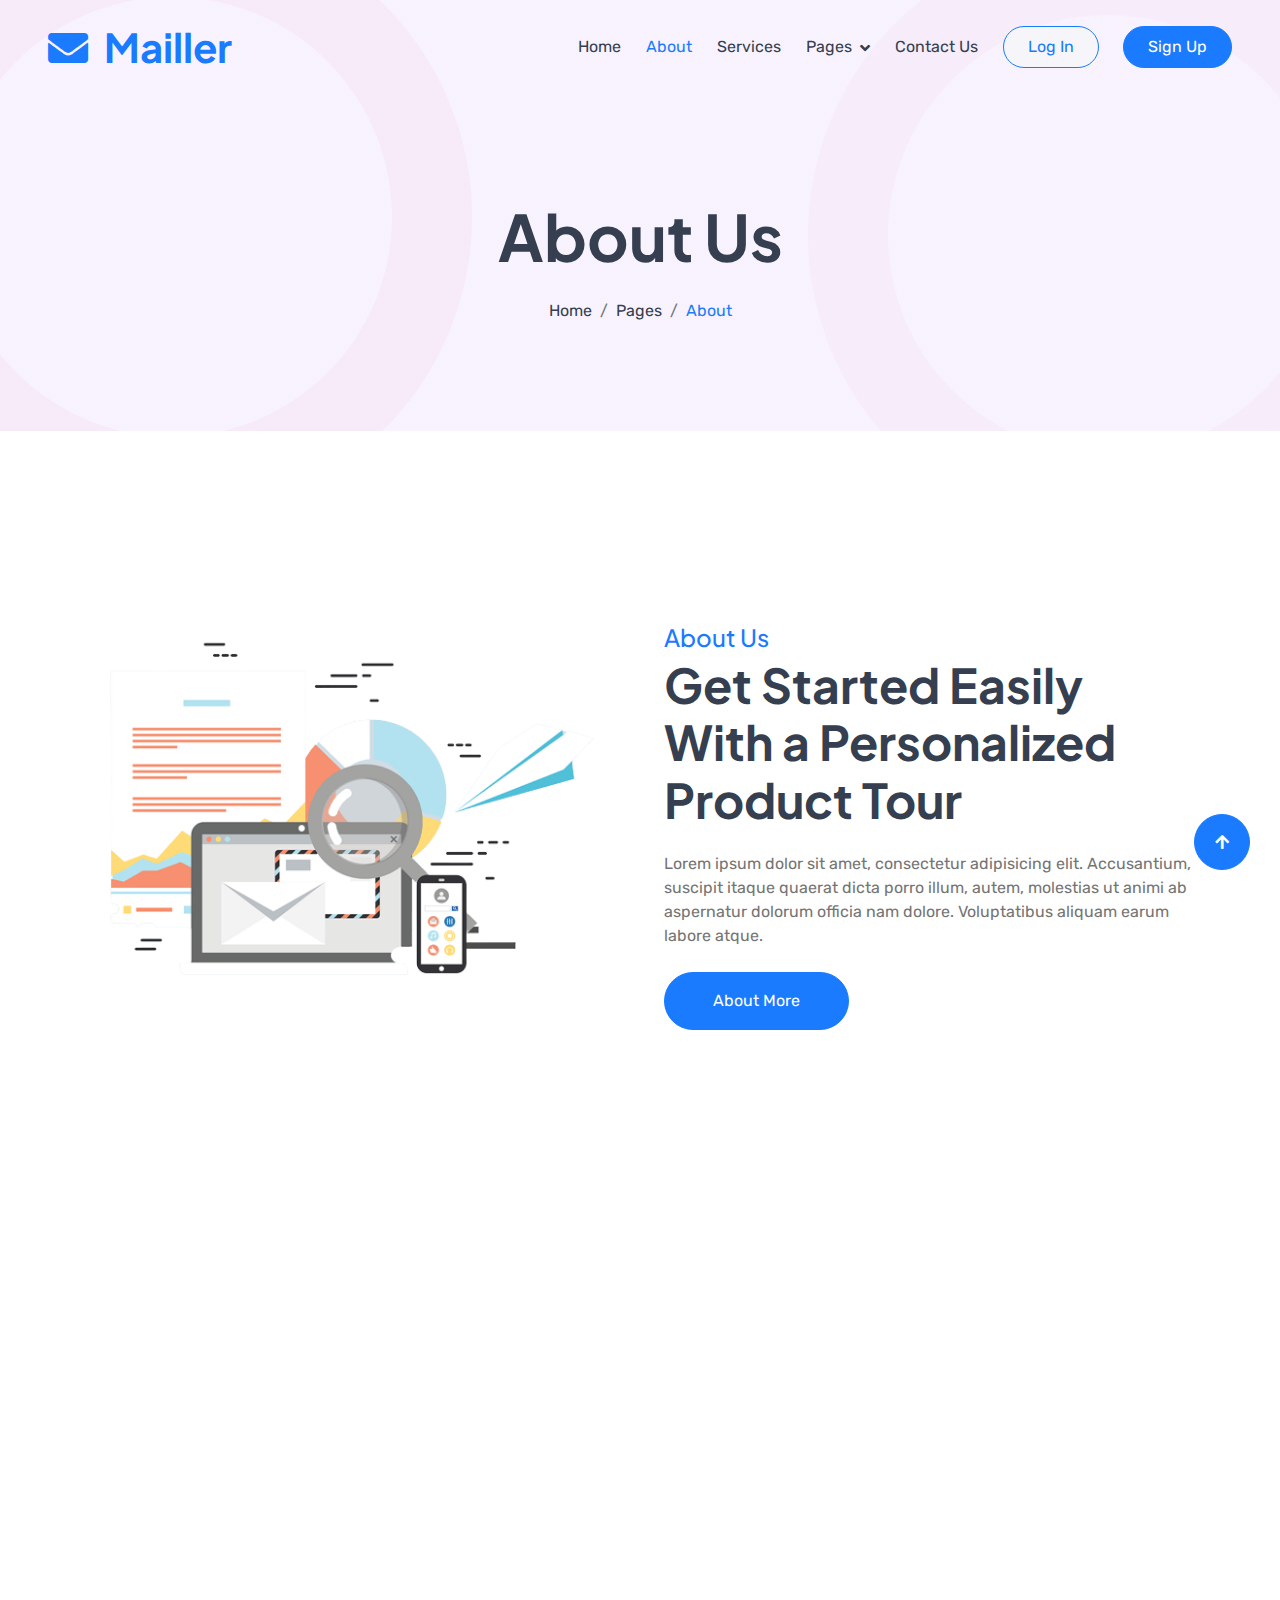
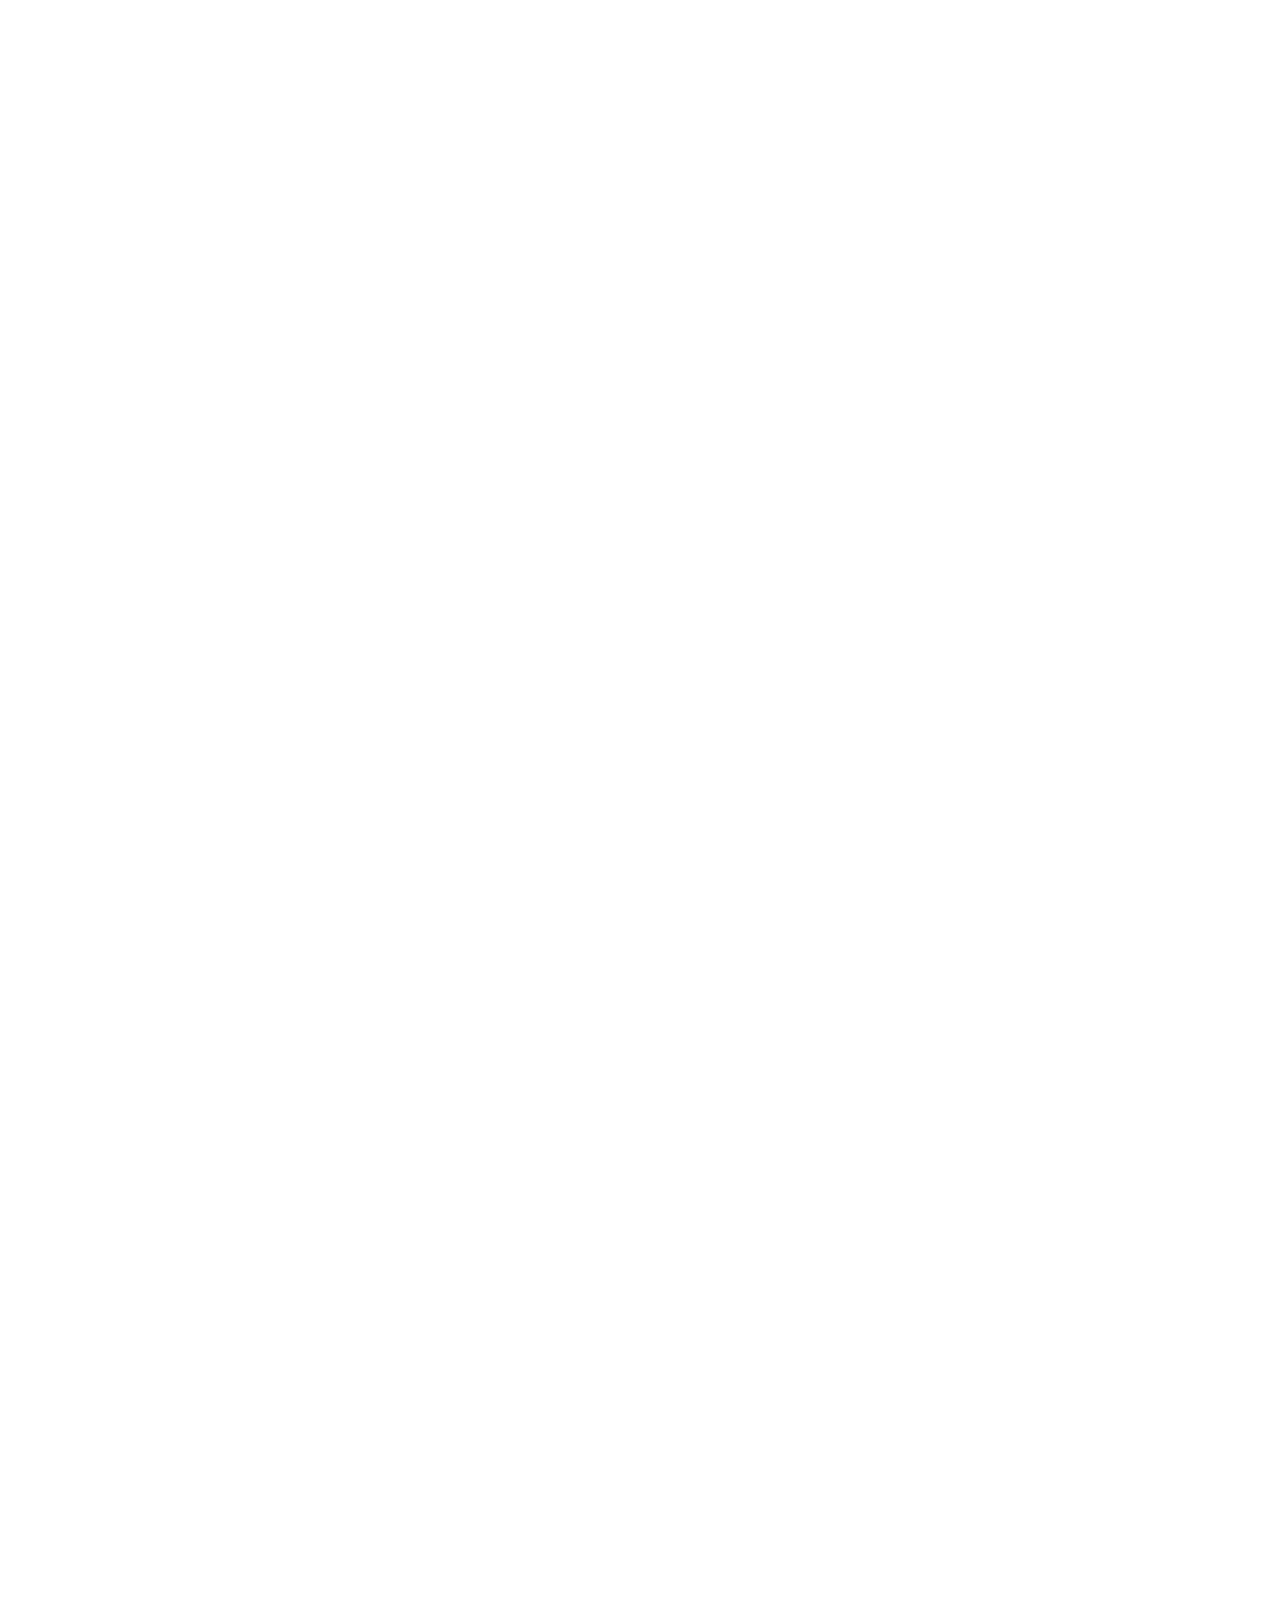
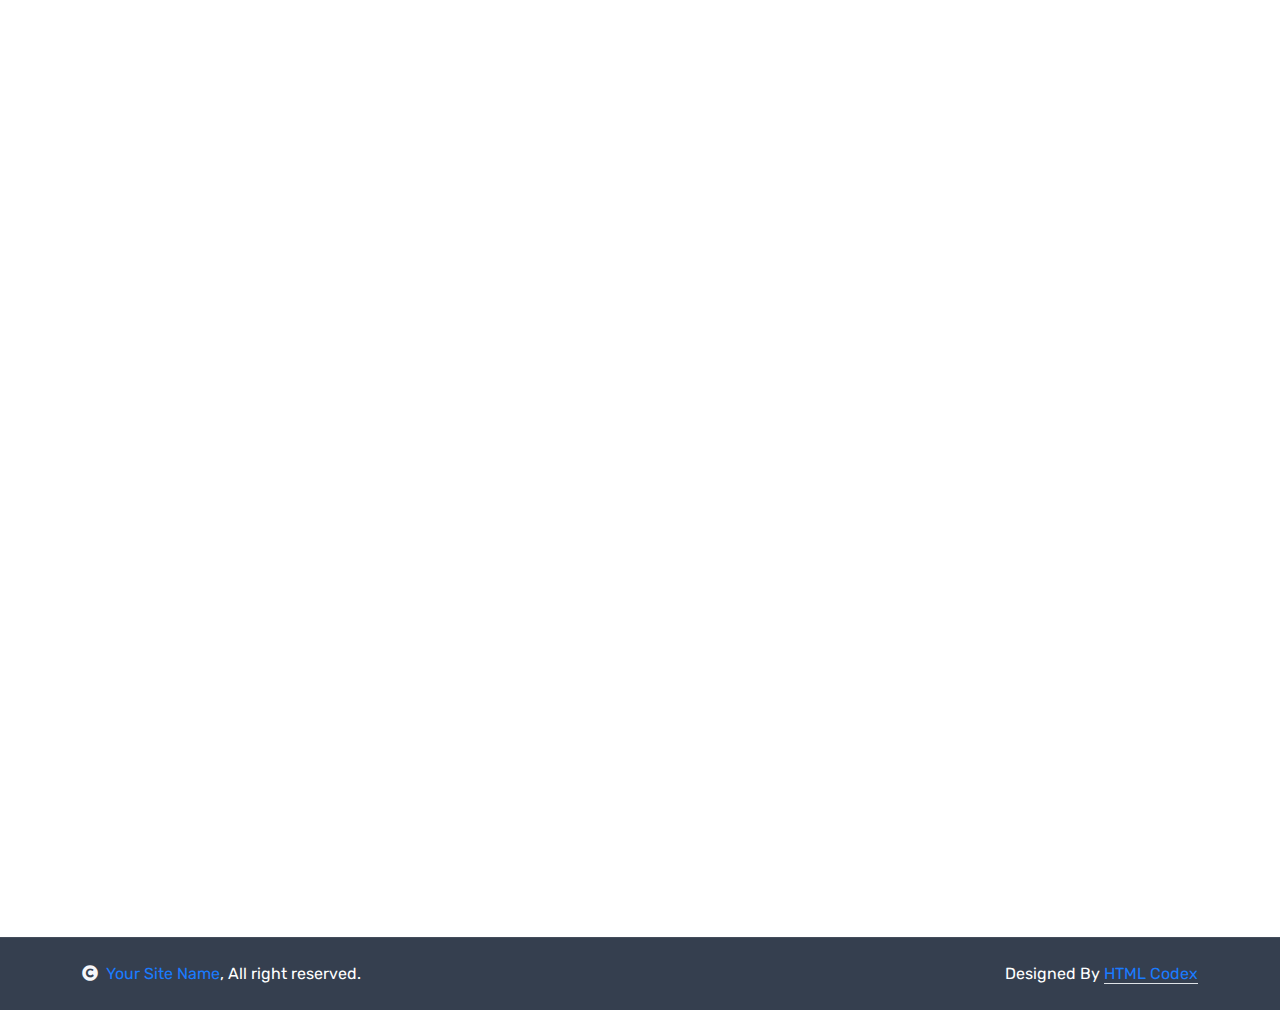
<file: about.html>
<!DOCTYPE html>
<html lang="en">

    <head>
        <meta charset="utf-8">
        <title>Mailler - SaaS Website Template</title>
        <meta content="width=device-width, initial-scale=1.0" name="viewport">
        <meta content="" name="keywords">
        <meta content="" name="description">

        <!-- Google Web Fonts -->
        <link rel="preconnect" href="https://fonts.googleapis.com">
        <link rel="preconnect" href="https://fonts.gstatic.com" crossorigin>
        <link href="https://fonts.googleapis.com/css2?family=Plus+Jakarta+Sans:wght@500;600;700&family=Rubik:wght@400;500&display=swap" rel="stylesheet"> 

        <!-- Icon Font Stylesheet -->
        <link rel="stylesheet" href="https://use.fontawesome.com/releases/v5.15.4/css/all.css"/>
        <link href="https://cdn.jsdelivr.net/npm/bootstrap-icons@1.4.1/font/bootstrap-icons.css" rel="stylesheet">

        <!-- Libraries Stylesheet -->
        <link href="lib/animate/animate.min.css" rel="stylesheet">
        <link href="lib/owlcarousel/assets/owl.carousel.min.css" rel="stylesheet">
        <link href="lib/lightbox/css/lightbox.min.css" rel="stylesheet">


        <!-- Customized Bootstrap Stylesheet -->
        <link href="css/bootstrap.min.css" rel="stylesheet">

        <!-- Template Stylesheet -->
        <link href="css/style.css" rel="stylesheet">
    </head>

    <body>

        <!-- Spinner Start -->
        <div id="spinner" class="show bg-white position-fixed translate-middle w-100 vh-100 top-50 start-50 d-flex align-items-center justify-content-center">
            <div class="spinner-border text-primary" style="width: 3rem; height: 3rem;" role="status">
                <span class="sr-only">Loading...</span>
            </div>
        </div>
        <!-- Spinner End -->


        <!-- Navbar & Hero Start -->
        <div class="container-fluid p-0">
            <nav class="navbar navbar-expand-lg navbar-light bg-transparent px-4 px-lg-5 py-3 py-lg-0">
                <a href="index.html" class="navbar-brand p-0">
                    <h1 class="display-6 text-primary m-0"><i class="fas fa-envelope me-3"></i>Mailler</h1>
                    <!-- <img src="img/logo.png" alt="Logo"> -->
                </a>
                <button class="navbar-toggler" type="button" data-bs-toggle="collapse" data-bs-target="#navbarCollapse">
                    <span class="fa fa-bars"></span>
                </button>
                <div class="collapse navbar-collapse" id="navbarCollapse">
                    <div class="navbar-nav ms-auto py-0">
                        <a href="index.html" class="nav-item nav-link">Home</a>
                        <a href="about.html" class="nav-item nav-link active">About</a>
                        <a href="service.html" class="nav-item nav-link">Services</a>
                        <div class="nav-item dropdown">
                            <a href="#" class="nav-link dropdown-toggle" data-bs-toggle="dropdown">Pages</a>
                            <div class="dropdown-menu m-0">
                                <a href="feature.html" class="dropdown-item">Features</a>
                                <a href="pricing.html" class="dropdown-item">Pricing</a>
                                <a href="blog.html" class="dropdown-item">Blog</a>
                                <a href="testimonial.html" class="dropdown-item">Testimonial</a>
                                <a href="404.html" class="dropdown-item">404 Page</a>
                            </div>
                        </div>
                        <a href="contact.html" class="nav-item nav-link">Contact Us</a>
                    </div>
                    <a href="#" class="btn btn-light border border-primary rounded-pill text-primary py-2 px-4 me-4">Log In</a>
                    <a href="#" class="btn btn-primary rounded-pill text-white py-2 px-4">Sign Up</a>
                </div>
            </nav>
        </div>
        <!-- Navbar & Hero End -->


         <!-- Header Start -->
         <div class="container-fluid bg-breadcrumb">
            <ul class="breadcrumb-animation">
                <li></li>
                <li></li>
                <li></li>
                <li></li>
                <li></li>
                <li></li>
                <li></li>
                <li></li>
                <li></li>
                <li></li>
            </ul>
            <div class="container text-center py-5" style="max-width: 900px;">
                <h3 class="display-3 mb-4 wow fadeInDown" data-wow-delay="0.1s">About Us</h1>
                <ol class="breadcrumb justify-content-center mb-0 wow fadeInDown" data-wow-delay="0.3s">
                    <li class="breadcrumb-item"><a href="index.html">Home</a></li>
                    <li class="breadcrumb-item"><a href="#">Pages</a></li>
                    <li class="breadcrumb-item active text-primary">About</li>
                </ol>    
            </div>
        </div>
        <!-- Header End -->


        <!-- About Start -->
        <div class="container-fluid overflow-hidden py-5 mt-5">
            <div class="container py-5">
                <div class="row g-5">
                    <div class="col-lg-6 wow fadeInUp" data-wow-delay="0.1s">
                        <div class="RotateMoveLeft">
                            <img src="img/about-1.png" class="img-fluid w-100" alt="">
                        </div>
                    </div>
                    <div class="col-lg-6 wow fadeInUp" data-wow-delay="0.3s">
                        <h4 class="mb-1 text-primary">About Us</h4>
                        <h1 class="display-5 mb-4">Get Started Easily With a Personalized Product Tour</h1>
                        <p class="mb-4">Lorem ipsum dolor sit amet, consectetur adipisicing elit. Accusantium, suscipit itaque quaerat dicta porro illum, autem, molestias ut animi ab aspernatur dolorum officia nam dolore. Voluptatibus aliquam earum labore atque.
                        </p>
                        <a href="#" class="btn btn-primary rounded-pill py-3 px-5">About More</a>
                    </div>
                </div>
            </div>
        </div>
        <!-- About End -->


        <!-- Feature Start -->
        <div class="container-fluid feature overflow-hidden py-5">
            <div class="container py-5">
                <div class="text-center mx-auto mb-5 wow fadeInUp" data-wow-delay="0.1s" style="max-width: 900px;">
                    <h4 class="text-primary">Our Feature</h4>
                    <h1 class="display-5 mb-4">Important Features For Email Marketing</h1>
                    <p class="mb-0">Dolor sit amet consectetur, adipisicing elit. Ipsam, beatae maxime. Vel animi eveniet doloremque reiciendis soluta iste provident non rerum illum perferendis earum est architecto dolores vitae quia vero quod incidunt culpa corporis, porro doloribus. Voluptates nemo doloremque cum.
                    </p>
                </div>
                <div class="row g-4 justify-content-center text-center mb-5">
                    <div class="col-md-6 col-lg-4 col-xl-3 wow fadeInUp" data-wow-delay="0.1s">
                        <div class="text-center p-4">
                            <div class="d-inline-block rounded bg-light p-4 mb-4"><i class="fas fa-envelope fa-5x text-secondary"></i></div>
                            <div class="feature-content">
                                <a href="#" class="h4">Email Marketing <i class="fa fa-long-arrow-alt-right"></i></a>
                                <p class="mt-4 mb-0">Lorem ipsum dolor sit amet consectetur adipisicing elit.consectetur adipisicing elit
                                </p>
                            </div>
                        </div>
                    </div>
                    <div class="col-md-6 col-lg-4 col-xl-3 wow fadeInUp" data-wow-delay="0.3s">
                        <div class="text-center p-4">
                            <div class="d-inline-block rounded bg-light p-4 mb-4"><i class="fas fa-mail-bulk fa-5x text-secondary"></i></div>
                            <div class="feature-content">
                                <a href="#" class="h4">Email Builder <i class="fa fa-long-arrow-alt-right"></i></a>
                                <p class="mt-4 mb-0">Lorem ipsum dolor sit amet consectetur adipisicing elit.consectetur adipisicing elit
                                </p>
                            </div>
                        </div>
                    </div>
                    <div class="col-md-6 col-lg-4 col-xl-3 wow fadeInUp" data-wow-delay="0.5s">
                        <div class="text-center rounded p-4">
                            <div class="d-inline-block rounded bg-light p-4 mb-4"><i class="fas fa-sitemap fa-5x text-secondary"></i></div>
                            <div class="feature-content">
                                <a href="#" class="h4">Customer Builder <i class="fa fa-long-arrow-alt-right"></i></a>
                                <p class="mt-4 mb-0">Lorem ipsum dolor sit amet consectetur adipisicing elit.consectetur adipisicing elit
                                </p>
                            </div>
                        </div>
                    </div>
                    <div class="col-md-6 col-lg-4 col-xl-3 wow fadeInUp" data-wow-delay="0.7s">
                        <div class="text-center rounded p-4">
                            <div class="d-inline-block rounded bg-light p-4 mb-4"><i class="fas fa-tasks fa-5x text-secondary"></i></div>
                            <div class="feature-content">
                                <a href="#" class="h4">Campaign Manager <i class="fa fa-long-arrow-alt-right"></i></a>
                                <p class="mt-4 mb-0">Lorem ipsum dolor sit amet consectetur adipisicing elit.consectetur adipisicing elit
                                </p>
                            </div>
                        </div>
                    </div>
                    <div class="col-12 wow fadeInUp" data-wow-delay="0.1s">
                        <div class="my-3">
                            <a href="#" class="btn btn-primary d-inline rounded-pill px-5 py-3">More Features</a>
                        </div>
                    </div>
                </div>
                <div class="row g-5 pt-5" style="margin-top: 6rem;">
                    <div class="col-lg-6 wow fadeInLeft" data-wow-delay="0.1s">
                        <div class="feature-img RotateMoveLeft h-100" style="object-fit: cover;">
                            <img src="img/features-1.png" class="img-fluid w-100 h-100" alt="">
                        </div>
                    </div>
                    <div class="col-lg-6 wow fadeInRight" data-wow-delay="0.1s">
                        <h4 class="text-primary">Fearutes</h4>
                        <h1 class="display-5 mb-4">Push Your Visitors Into Happy Customers</h1>
                        <p class="mb-4">Lorem ipsum dolor sit amet, consectetur adipisicing elit. Accusantium, suscipit itaque quaerat dicta porro illum, autem, molestias ut animi ab aspernatur dolorum officia nam dolore. Voluptatibus aliquam earum labore atque.
                        </p>
                        <div class="row g-4">
                            <div class="col-6">
                                <div class="d-flex">
                                    <i class="fas fa-newspaper fa-4x text-secondary"></i>
                                    <div class="d-flex flex-column ms-3">
                                        <h2 class="mb-0 fw-bold">285</h2>
                                        <small class="text-dark">Created Projects</small>
                                    </div>
                                </div>
                            </div>
                            <div class="col-6">
                                <div class="d-flex">
                                    <i class="fas fa-users fa-4x text-secondary"></i>
                                    <div class="d-flex flex-column ms-3">
                                        <h2 class="mb-0 fw-bold">6560</h2>
                                        <small class="text-dark">Happy Clients</small>
                                    </div>
                                </div>
                            </div>
                        </div>
                        <div class="my-4">
                            <a href="#" class="btn btn-primary rounded-pill py-3 px-5">Read More</a>
                        </div>
                    </div>
                </div>
            </div>
        </div>
        <!-- Feature End -->


        <!-- Blog Start -->
        <div class="container-fluid blog py-5">
            <div class="container py-5">
                <div class="text-center mx-auto mb-5 wow fadeInUp" data-wow-delay="0.1s" style="max-width: 900px;">
                    <h4 class="text-primary">Our Blog</h4>
                    <h1 class="display-5 mb-4">Join Us For New Blog</h1>
                    <p class="mb-0">Dolor sit amet consectetur, adipisicing elit. Ipsam, beatae maxime. Vel animi eveniet doloremque reiciendis soluta iste provident non rerum illum perferendis earum est architecto dolores vitae quia vero quod incidunt culpa corporis, porro doloribus. Voluptates nemo doloremque cum.
                    </p>
                </div>
                <div class="row g-4 justify-content-center">
                    <div class="col-md-6 col-lg-4 col-xl-3 wow fadeInUp" data-wow-delay="0.1s">
                        <div class="blog-item">
                            <div class="blog-img">
                                <img src="img/blog-1.png" class="img-fluid w-100" alt="">
                                <div class="blog-info">
                                    <span><i class="fa fa-clock"></i> Dec 01.2024</span>
                                    <div class="d-flex">
                                        <span class="me-3"> 3 <i class="fa fa-heart"></i></span>
                                        <a href="#" class="text-white">0 <i class="fa fa-comment"></i></a>
                                    </div>
                                </div>
                            </div>
                            <div class="blog-content text-dark border p-4 ">
                                <h5 class="mb-4">Dolor, sit amet consectetur adipisicing</h5>
                                <p class="mb-4">Lorem ipsum dolor sit amet consectur adip sed eiusmod amet consectur adip.</p>
                                <a class="btn btn-light rounded-pill py-2 px-4" href="#">Read More</a>
                            </div>
                        </div>
                    </div>
                    <div class="col-md-6 col-lg-4 col-xl-3 wow fadeInUp" data-wow-delay="0.3s">
                        <div class="blog-item">
                            <div class="blog-img">
                                <img src="img/blog-2.png" class="img-fluid w-100" alt="">
                                <div class="blog-info">
                                    <span><i class="fa fa-clock"></i> Dec 01.2024</span>
                                    <div class="d-flex">
                                        <span class="me-3"> 3 <i class="fa fa-heart"></i></span>
                                        <a href="#" class="text-white">0 <i class="fa fa-comment"></i></a>
                                    </div>
                                </div>
                            </div>
                            <div class="blog-content text-dark border p-4 ">
                                <h5 class="mb-4">Dolor, sit amet consectetur adipisicing</h5>
                                <p class="mb-4">Lorem ipsum dolor sit amet consectur adip sed eiusmod amet consectur adip.</p>
                                <a class="btn btn-light rounded-pill py-2 px-4" href="#">Read More</a>
                            </div>
                        </div>
                    </div>
                    <div class="col-md-6 col-lg-4 col-xl-3 wow fadeInUp" data-wow-delay="0.5s">
                        <div class="blog-item">
                            <div class="blog-img">
                                <img src="img/blog-3.png" class="img-fluid w-100" alt="">
                                <div class="blog-info">
                                    <span><i class="fa fa-clock"></i> Dec 01.2024</span>
                                    <div class="d-flex">
                                        <span class="me-3"> 3 <i class="fa fa-heart"></i></span>
                                        <a href="#" class="text-white">0 <i class="fa fa-comment"></i></a>
                                    </div>
                                </div>
                            </div>
                            <div class="blog-content text-dark border p-4 ">
                                <h5 class="mb-4">Dolor, sit amet consectetur adipisicing</h5>
                                <p class="mb-4">Lorem ipsum dolor sit amet consectur adip sed eiusmod amet consectur adip.</p>
                                <a class="btn btn-light rounded-pill py-2 px-4" href="#">Read More</a>
                            </div>
                        </div>
                    </div>
                    <div class="col-md-6 col-lg-4 col-xl-3 wow fadeInUp" data-wow-delay="0.7s">
                        <div class="blog-item">
                            <div class="blog-img">
                                <img src="img/blog-4.png" class="img-fluid w-100" alt="">
                                <div class="blog-info">
                                    <span><i class="fa fa-clock"></i> Dec 01.2024</span>
                                    <div class="d-flex">
                                        <span class="me-3"> 3 <i class="fa fa-heart"></i></span>
                                        <a href="#" class="text-white">0 <i class="fa fa-comment"></i></a>
                                    </div>
                                </div>
                            </div>
                            <div class="blog-content text-dark border p-4 ">
                                <h5 class="mb-4">Dolor, sit amet consectetur adipisicing</h5>
                                <p class="mb-4">Lorem ipsum dolor sit amet consectur adip sed eiusmod amet consectur adip.</p>
                                <a class="btn btn-light rounded-pill py-2 px-4" href="#">Read More</a>
                            </div>
                        </div>
                    </div>
                </div>
            </div>
        </div>
        <!-- Blog End -->


        <!-- Footer Start -->
        <div class="container-fluid footer py-5 wow fadeIn" data-wow-delay="0.2s">
            <div class="container py-5">
                <div class="row g-5">
                    <div class="col-md-6 col-lg-6 col-xl-3">
                        <div class="footer-item d-flex flex-column">
                            <h4 class="text-dark mb-4">Company</h4>
                            <a href=""> Why Mailler?</a>
                            <a href=""> Our Features</a>
                            <a href=""> Our Portfolio</a>
                            <a href=""> About Us</a>
                            <a href=""> Our Blog & News</a>
                            <a href=""> Get In Touch</a>
                        </div>
                    </div>
                    <div class="col-md-6 col-lg-6 col-xl-3">
                        <div class="footer-item d-flex flex-column">
                            <h4 class="mb-4 text-dark">Quick Links</h4>
                            <a href=""> About Us</a>
                            <a href=""> Contact Us</a>
                            <a href=""> Privacy Policy</a>
                            <a href=""> Terms & Conditions</a>
                            <a href=""> Our Blog & News</a>
                            <a href=""> Our Team</a>
                        </div>
                    </div>
                    <div class="col-md-6 col-lg-6 col-xl-3">
                        <div class="footer-item d-flex flex-column">
                            <h4 class="mb-4 text-dark">Services</h4>
                            <a href=""> All Services</a>
                            <a href=""> Promotional Emails</a>
                            <a href=""> Product Updates</a>
                            <a href=""> Email Marketing</a>
                            <a href=""> Acquistion Emails</a>
                            <a href=""> Retention Emails</a>
                        </div>
                    </div>
                    <div class="col-md-6 col-lg-6 col-xl-3">
                        <div class="footer-item d-flex flex-column">
                            <h4 class="mb-4 text-dark">Contact Info</h4>
                            <a href=""><i class="fa fa-map-marker-alt me-2"></i> 123 Street, New York, USA</a>
                            <a href=""><i class="fas fa-envelope me-2"></i> info@example.com</a>
                            <a href=""><i class="fas fa-phone me-2"></i> +012 345 67890</a>
                            <a href="" class="mb-3"><i class="fas fa-print me-2"></i> +012 345 67890</a>
                            <div class="d-flex align-items-center">
                                <i class="fas fa-share fa-2x text-secondary me-2"></i>
                                <a class="btn-square btn btn-primary rounded-circle mx-1" href=""><i class="fab fa-facebook-f"></i></a>
                                <a class="btn-square btn btn-primary rounded-circle mx-1" href=""><i class="fab fa-twitter"></i></a>
                                <a class="btn-square btn btn-primary rounded-circle mx-1" href=""><i class="fab fa-instagram"></i></a>
                                <a class="btn-square btn btn-primary rounded-circle mx-1" href=""><i class="fab fa-linkedin-in"></i></a>
                            </div>
                        </div>
                    </div>
                </div>
            </div>
        </div>
        <!-- Footer End -->

        
        <!-- Copyright Start -->
        <div class="container-fluid copyright py-4">
            <div class="container">
                <div class="row g-4 align-items-center">
                    <div class="col-md-6 text-center text-md-start mb-md-0">
                        <span class="text-white"><a href="#"><i class="fas fa-copyright text-light me-2"></i>Your Site Name</a>, All right reserved.</span>
                    </div>
                    <div class="col-md-6 text-center text-md-end text-white">
                        <!--/*** This template is free as long as you keep the below author’s credit link/attribution link/backlink. ***/-->
                        <!--/*** If you'd like to use the template without the below author’s credit link/attribution link/backlink, ***/-->
                        <!--/*** you can purchase the Credit Removal License from "https://htmlcodex.com/credit-removal". ***/-->
                        Designed By <a class="border-bottom" href="https://htmlcodex.com">HTML Codex</a>
                    </div>
                </div>
            </div>
        </div>
        <!-- Copyright End -->


        <!-- Back to Top -->
        <a href="#" class="btn btn-primary btn-lg-square back-to-top"><i class="fa fa-arrow-up"></i></a>   

        
    <!-- JavaScript Libraries -->
    <script src="https://ajax.googleapis.com/ajax/libs/jquery/3.6.4/jquery.min.js"></script>
    <script src="https://cdn.jsdelivr.net/npm/bootstrap@5.0.0/dist/js/bootstrap.bundle.min.js"></script>
    <script src="lib/wow/wow.min.js"></script>
    <script src="lib/easing/easing.min.js"></script>
    <script src="lib/waypoints/waypoints.min.js"></script>
    <script src="lib/counterup/counterup.min.js"></script>
    <script src="lib/owlcarousel/owl.carousel.min.js"></script>
    <script src="lib/lightbox/js/lightbox.min.js"></script>
    

    <!-- Template Javascript -->
    <script src="js/main.js"></script>
    </body>

</html>
</file>
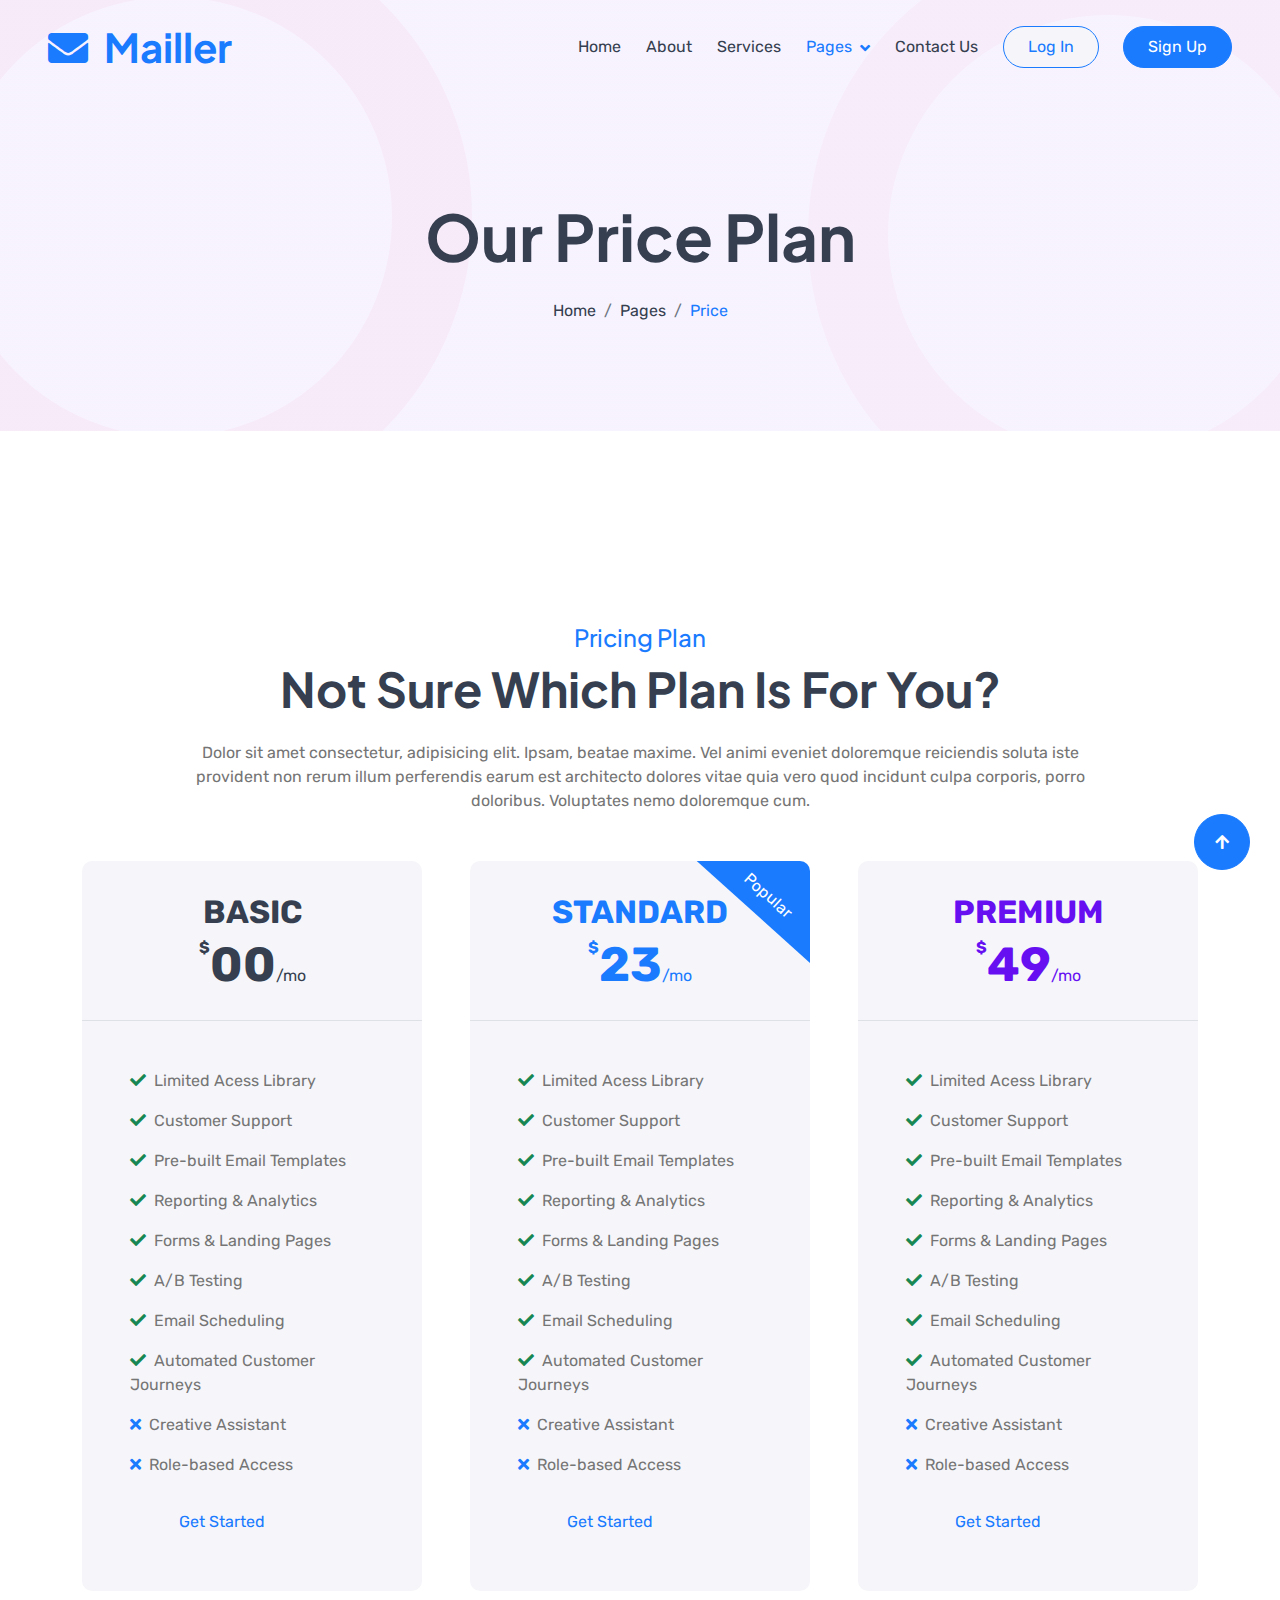
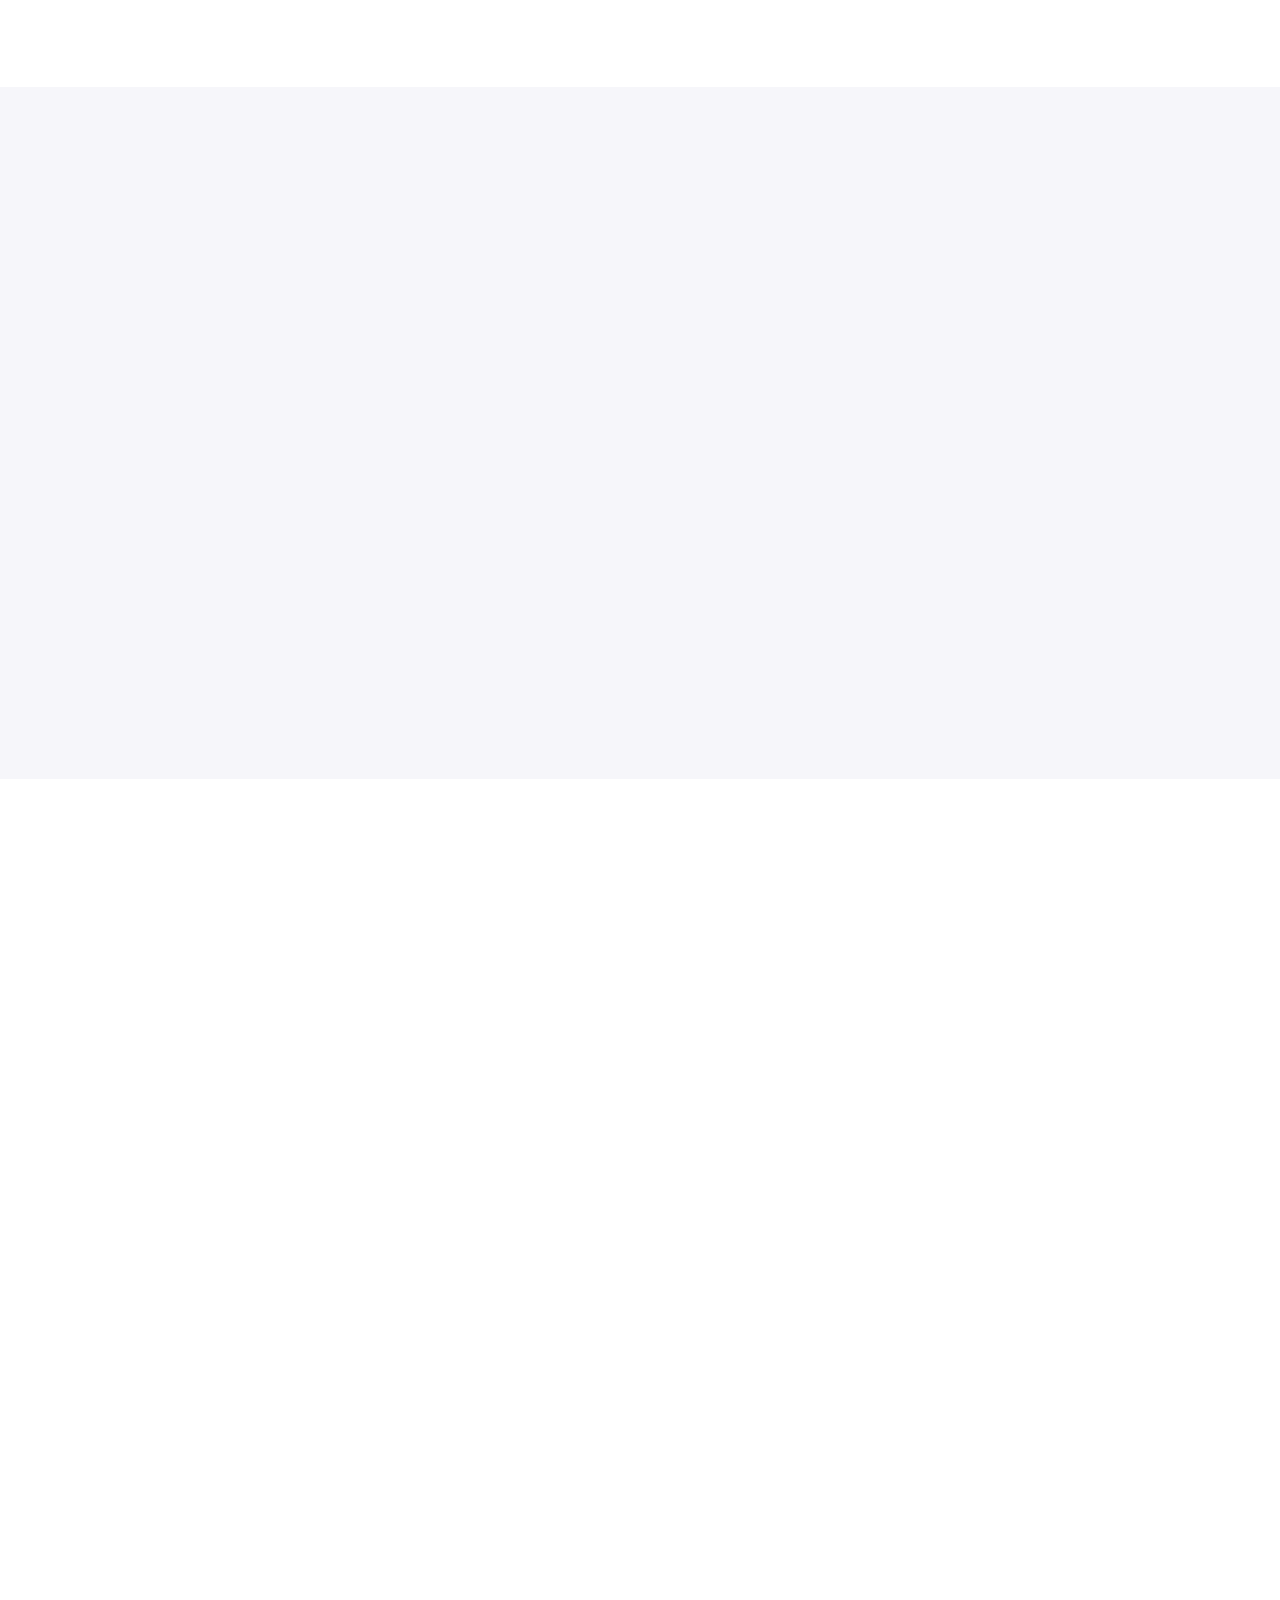
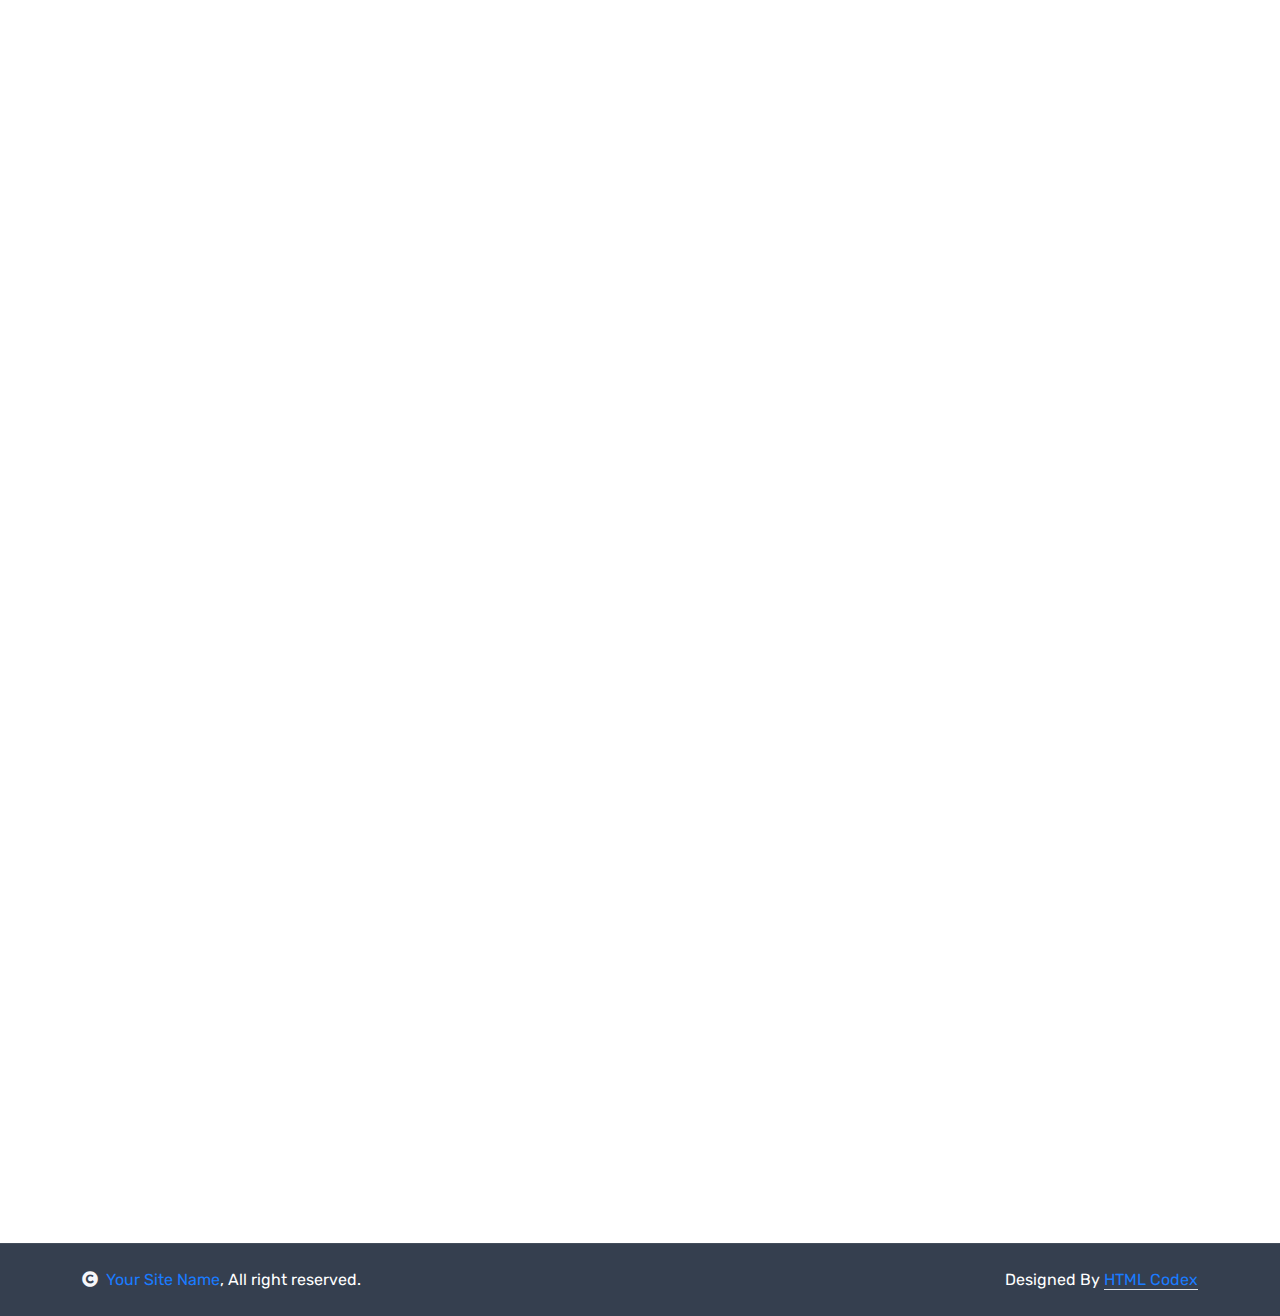
<file: pricing.html>
<!DOCTYPE html>
<html lang="en">

    <head>
        <meta charset="utf-8">
        <title>Mailler - SaaS Website Template</title>
        <meta content="width=device-width, initial-scale=1.0" name="viewport">
        <meta content="" name="keywords">
        <meta content="" name="description">

        <!-- Google Web Fonts -->
        <link rel="preconnect" href="https://fonts.googleapis.com">
        <link rel="preconnect" href="https://fonts.gstatic.com" crossorigin>
        <link href="https://fonts.googleapis.com/css2?family=Plus+Jakarta+Sans:wght@500;600;700&family=Rubik:wght@400;500&display=swap" rel="stylesheet"> 

        <!-- Icon Font Stylesheet -->
        <link rel="stylesheet" href="https://use.fontawesome.com/releases/v5.15.4/css/all.css"/>
        <link href="https://cdn.jsdelivr.net/npm/bootstrap-icons@1.4.1/font/bootstrap-icons.css" rel="stylesheet">

        <!-- Libraries Stylesheet -->
        <link href="lib/animate/animate.min.css" rel="stylesheet">
        <link href="lib/owlcarousel/assets/owl.carousel.min.css" rel="stylesheet">
        <link href="lib/lightbox/css/lightbox.min.css" rel="stylesheet">


        <!-- Customized Bootstrap Stylesheet -->
        <link href="css/bootstrap.min.css" rel="stylesheet">

        <!-- Template Stylesheet -->
        <link href="css/style.css" rel="stylesheet">
    </head>

    <body>

        <!-- Spinner Start -->
        <div id="spinner" class="show bg-white position-fixed translate-middle w-100 vh-100 top-50 start-50 d-flex align-items-center justify-content-center">
            <div class="spinner-border text-primary" style="width: 3rem; height: 3rem;" role="status">
                <span class="sr-only">Loading...</span>
            </div>
        </div>
        <!-- Spinner End -->


        <!-- Navbar & Hero Start -->
        <div class="container-fluid p-0">
            <nav class="navbar navbar-expand-lg navbar-light bg-transparent px-4 px-lg-5 py-3 py-lg-0">
                <a href="index.html" class="navbar-brand p-0">
                    <h1 class="display-6 text-primary m-0"><i class="fas fa-envelope me-3"></i>Mailler</h1>
                    <!-- <img src="img/logo.png" alt="Logo"> -->
                </a>
                <button class="navbar-toggler" type="button" data-bs-toggle="collapse" data-bs-target="#navbarCollapse">
                    <span class="fa fa-bars"></span>
                </button>
                <div class="collapse navbar-collapse" id="navbarCollapse">
                    <div class="navbar-nav ms-auto py-0">
                        <a href="index.html" class="nav-item nav-link">Home</a>
                        <a href="about.html" class="nav-item nav-link">About</a>
                        <a href="service.html" class="nav-item nav-link">Services</a>
                        <div class="nav-item dropdown">
                            <a href="#" class="nav-link dropdown-toggle active" data-bs-toggle="dropdown">Pages</a>
                            <div class="dropdown-menu m-0">
                                <a href="feature.html" class="dropdown-item">Features</a>
                                <a href="pricing.html" class="dropdown-item active">Pricing</a>
                                <a href="blog.html" class="dropdown-item">Blog</a>
                                <a href="testimonial.html" class="dropdown-item">Testimonial</a>
                                <a href="404.html" class="dropdown-item">404 Page</a>
                            </div>
                        </div>
                        <a href="contact.html" class="nav-item nav-link">Contact Us</a>
                    </div>
                    <a href="login.html" class="btn btn-light border border-primary rounded-pill text-primary py-2 px-4 me-4">Log In</a>
                    <a href="SignUp.html" class="btn btn-primary rounded-pill text-white py-2 px-4">Sign Up</a>
                </div>
            </nav>
        </div>
        <!-- Navbar & Hero End -->


         <!-- Header Start -->
         <div class="container-fluid bg-breadcrumb">
            <ul class="breadcrumb-animation">
                <li></li>
                <li></li>
                <li></li>
                <li></li>
                <li></li>
                <li></li>
                <li></li>
                <li></li>
                <li></li>
                <li></li>
            </ul>
            <div class="container text-center py-5" style="max-width: 900px;">
                <h3 class="display-3 mb-4 wow fadeInDown" data-wow-delay="0.1s">Our Price Plan</h1>
                <ol class="breadcrumb justify-content-center mb-0 wow fadeInDown" data-wow-delay="0.3s">
                    <li class="breadcrumb-item"><a href="index.html">Home</a></li>
                    <li class="breadcrumb-item"><a href="#">Pages</a></li>
                    <li class="breadcrumb-item active text-primary">Price</li>
                </ol>    
            </div>
        </div>
        <!-- Header End -->


        <!-- Pricing Start -->
        <div class="container-fluid price py-5">
            <div class="container py-5">
                <div class="text-center mx-auto mb-5 wow fadeInUp" data-wow-delay="0.1s" style="max-width: 900px;">
                    <h4 class="text-primary">Pricing Plan</h4>
                    <h1 class="display-5 mb-4">Not Sure Which Plan Is For You?</h1>
                    <p class="mb-0">Dolor sit amet consectetur, adipisicing elit. Ipsam, beatae maxime. Vel animi eveniet doloremque reiciendis soluta iste provident non rerum illum perferendis earum est architecto dolores vitae quia vero quod incidunt culpa corporis, porro doloribus. Voluptates nemo doloremque cum.
                    </p>
                </div>
                <div class="row g-5 justify-content-center">
                    <div class="col-md-6 col-lg-6 col-xl-4 wow fadeInUp" data-wow-delay="0.1s">
                        <div class="price-item bg-light rounded text-center">
                            <div class="text-center text-dark border-bottom d-flex flex-column justify-content-center p-4" style="width: 100%; height: 160px;">
                                <p class="fs-2 fw-bold text-uppercase mb-0">BASIC</p>
                                <div class="d-flex justify-content-center">
                                    <strong class="align-self-start">$</strong>
                                    <p class="mb-0"><span class="display-5">00</span>/mo</p>
                                </div>                        
                            </div>
                            <div class="text-start p-5">
                                <p><i class="fas fa-check text-success me-1"></i> Limited Acess Library</p>
                                <p><i class="fas fa-check text-success me-1"></i> Customer Support</p>
                                <p><i class="fas fa-check text-success me-1"></i> Pre-built Email Templates</p>
                                <p><i class="fas fa-check text-success me-1"></i> Reporting & Analytics</p>
                                <p><i class="fas fa-check text-success me-1"></i> Forms & Landing Pages</p>
                                <p><i class="fas fa-check text-success me-1"></i> A/B Testing</p>
                                <p><i class="fas fa-check text-success me-1"></i> Email Scheduling</p>
                                <p><i class="fas fa-check text-success me-1"></i> Automated Customer Journeys</p>
                                <p><i class="fas fa-times text-danger me-1"></i> Creative Assistant</p>
                                <p class="mb-4"><i class="fas fa-times text-danger me-1"></i> Role-based Access</p>
                                <button class="btn btn-light rounded-pill py-2 px-5" type="button">Get Started</button>
                            </div>
                        </div>
                    </div>
                    <div class="col-md-6 col-lg-6 col-xl-4 wow fadeInUp" data-wow-delay="0.3s">
                        <div class="price-item bg-light rounded text-center">
                            <div class="pice-item-offer">Popular</div>
                            <div class="text-center text-primary border-bottom d-flex flex-column justify-content-center p-4" style="width: 100%; height: 160px;">
                                <p class="fs-2 fw-bold text-uppercase mb-0">Standard</p>
                                <div class="d-flex justify-content-center">
                                    <strong class="align-self-start">$</strong>
                                    <p class="mb-0"><span class="display-5">23</span>/mo</p>
                                </div>                        
                            </div>
                            <div class="text-start p-5">
                                <p><i class="fas fa-check text-success me-1"></i> Limited Acess Library</p>
                                <p><i class="fas fa-check text-success me-1"></i> Customer Support</p>
                                <p><i class="fas fa-check text-success me-1"></i> Pre-built Email Templates</p>
                                <p><i class="fas fa-check text-success me-1"></i> Reporting & Analytics</p>
                                <p><i class="fas fa-check text-success me-1"></i> Forms & Landing Pages</p>
                                <p><i class="fas fa-check text-success me-1"></i> A/B Testing</p>
                                <p><i class="fas fa-check text-success me-1"></i> Email Scheduling</p>
                                <p><i class="fas fa-check text-success me-1"></i> Automated Customer Journeys</p>
                                <p><i class="fas fa-times text-danger me-1"></i> Creative Assistant</p>
                                <p class="mb-4"><i class="fas fa-times text-danger me-1"></i> Role-based Access</p>
                                <button class="btn btn-light rounded-pill py-2 px-5" type="button">Get Started</button>
                            </div>
                        </div>
                    </div>
                    <div class="col-md-6 col-lg-6 col-xl-4 wow fadeInUp" data-wow-delay="0.5s">
                        <div class="price-item bg-light rounded text-center">
                            <div class="text-center text-secondary border-bottom d-flex flex-column justify-content-center p-4" style="width: 100%; height: 160px;">
                                <p class="fs-2 fw-bold text-uppercase mb-0">Premium</p>
                                <div class="d-flex justify-content-center">
                                    <strong class="align-self-start">$</strong>
                                    <p class="mb-0"><span class="display-5">49</span>/mo</p>
                                </div>                        
                            </div>
                            <div class="text-start p-5">
                                <p><i class="fas fa-check text-success me-1"></i> Limited Acess Library</p>
                                <p><i class="fas fa-check text-success me-1"></i> Customer Support</p>
                                <p><i class="fas fa-check text-success me-1"></i> Pre-built Email Templates</p>
                                <p><i class="fas fa-check text-success me-1"></i> Reporting & Analytics</p>
                                <p><i class="fas fa-check text-success me-1"></i> Forms & Landing Pages</p>
                                <p><i class="fas fa-check text-success me-1"></i> A/B Testing</p>
                                <p><i class="fas fa-check text-success me-1"></i> Email Scheduling</p>
                                <p><i class="fas fa-check text-success me-1"></i> Automated Customer Journeys</p>
                                <p><i class="fas fa-times text-danger me-1"></i> Creative Assistant</p>
                                <p class="mb-4"><i class="fas fa-times text-danger me-1"></i> Role-based Access</p>
                                <button class="btn btn-light rounded-pill py-2 px-5" type="button">Get Started</button>
                            </div>
                        </div>
                    </div>
                </div>
            </div>
        </div>
        <!-- Pricing End -->


        <!-- FAQ Start -->
        <div class="container-fluid FAQ bg-light overflow-hidden py-5">
            <div class="container py-5">
                <div class="row g-5 align-items-center">
                    <div class="col-lg-6 wow fadeInLeft" data-wow-delay="0.1s">
                       <div class="accordion" id="accordionExample">
                            <div class="accordion-item border-0 mb-4">
                                <h2 class="accordion-header" id="headingOne">
                                    <button class="accordion-button rounded-top" type="button" data-bs-toggle="collapse" data-bs-target="#collapseOne" aria-expanded="true" aria-controls="collapseTOne">
                                        Why did you choose Our Email Services?
                                    </button>
                                </h2>
                                <div id="collapseOne" class="accordion-collapse collapse show" aria-labelledby="headingOne" data-bs-parent="#accordionExample">
                                    <div class="accordion-body my-2">
                                        <h5>Dolor sit amet consectetur adipisicing elit.</h5>
                                        <p>Lorem ipsum dolor sit amet consectetur adipisicing elit. Ad nemo impedit, sapiente quis illo quia nulla atque maxime fuga minima ipsa quae cum consequatur, sit, delectus exercitationem odit officiis maiores! Neque, quidem corrupti modi architecto eos saepe incidunt dignissimos rerum.</p>
                                        <p>Lorem ipsum dolor sit amet consectetur adipisicing elit. Dicta distinctio hic fuga odio excepturi ducimus sequi at. Doloribus, non aspernatur.</p>
                                    </div>
                                </div>
                            </div>
                            <div class="accordion-item border-0 mb-4">
                                <h2 class="accordion-header" id="headingTwo">
                                    <button class="accordion-button collapsed rounded-top" type="button" data-bs-toggle="collapse" data-bs-target="#collapseTwo" aria-expanded="false" aria-controls="collapseTwo">
                                        Are there any hidden charges? 
                                    </button>
                                </h2>
                                <div id="collapseTwo" class="accordion-collapse collapse" aria-labelledby="headingTwo" data-bs-parent="#accordionExample">
                                    <div class="accordion-body my-2">
                                        <h5>Dolor sit amet consectetur adipisicing elit.</h5>
                                        <p>Lorem ipsum dolor sit amet consectetur adipisicing elit. Ad nemo impedit, sapiente quis illo quia nulla atque maxime fuga minima ipsa quae cum consequatur, sit, delectus exercitationem odit officiis maiores! Neque, quidem corrupti modi architecto eos saepe incidunt dignissimos rerum.</p>
                                        <p>Lorem ipsum dolor sit amet consectetur adipisicing elit. Dicta distinctio hic fuga odio excepturi ducimus sequi at. Doloribus, non aspernatur.</p>
                                    </div>
                                </div>
                            </div>
                            <div class="accordion-item border-0">
                                <h2 class="accordion-header" id="headingThree">
                                    <button class="accordion-button collapsed rounded-top" type="button" data-bs-toggle="collapse" data-bs-target="#collapseThree" aria-expanded="false" aria-controls="collapseThree">
                                        What are the key challenges of email marketing?
                                    </button>
                                </h2>
                                <div id="collapseThree" class="accordion-collapse collapse" aria-labelledby="headingThree" data-bs-parent="#accordionExample">
                                    <div class="accordion-body my-2">
                                        <h5>Dolor sit amet consectetur adipisicing elit.</h5>
                                        <p>Lorem ipsum dolor sit amet consectetur adipisicing elit. Ad nemo impedit, sapiente quis illo quia nulla atque maxime fuga minima ipsa quae cum consequatur, sit, delectus exercitationem odit officiis maiores! Neque, quidem corrupti modi architecto eos saepe incidunt dignissimos rerum.</p>
                                        <p>Lorem ipsum dolor sit amet consectetur adipisicing elit. Dicta distinctio hic fuga odio excepturi ducimus sequi at. Doloribus, non aspernatur.</p>
                                    </div>
                                </div>
                            </div>
                       </div>
                    </div>
                    <div class="col-lg-6 wow fadeInRight" data-wow-delay="0.3s">
                        <div class="FAQ-img RotateMoveRight rounded">
                            <img src="img/about-1.png" class="img-fluid w-100" alt="">
                        </div>
                    </div>
                </div>
            </div>
        </div>
        <!-- FAQ End -->


        <!-- Feature Start -->
        <div class="container-fluid feature overflow-hidden py-5">
            <div class="container py-5">
                <div class="text-center mx-auto mb-5 wow fadeInUp" data-wow-delay="0.1s" style="max-width: 900px;">
                    <h4 class="text-primary">Our Feature</h4>
                    <h1 class="display-5 mb-4">Important Features For Email Marketing</h1>
                    <p class="mb-0">Dolor sit amet consectetur, adipisicing elit. Ipsam, beatae maxime. Vel animi eveniet doloremque reiciendis soluta iste provident non rerum illum perferendis earum est architecto dolores vitae quia vero quod incidunt culpa corporis, porro doloribus. Voluptates nemo doloremque cum.
                    </p>
                </div>
                <div class="row g-4 justify-content-center text-center mb-5">
                    <div class="col-md-6 col-lg-4 col-xl-3 wow fadeInUp" data-wow-delay="0.1s">
                        <div class="text-center p-4">
                            <div class="d-inline-block rounded bg-light p-4 mb-4"><i class="fas fa-envelope fa-5x text-secondary"></i></div>
                            <div class="feature-content">
                                <a href="#" class="h4">Email Marketing <i class="fa fa-long-arrow-alt-right"></i></a>
                                <p class="mt-4 mb-0">Lorem ipsum dolor sit amet consectetur adipisicing elit.consectetur adipisicing elit
                                </p>
                            </div>
                        </div>
                    </div>
                    <div class="col-md-6 col-lg-4 col-xl-3 wow fadeInUp" data-wow-delay="0.3s">
                        <div class="text-center p-4">
                            <div class="d-inline-block rounded bg-light p-4 mb-4"><i class="fas fa-mail-bulk fa-5x text-secondary"></i></div>
                            <div class="feature-content">
                                <a href="#" class="h4">Email Builder <i class="fa fa-long-arrow-alt-right"></i></a>
                                <p class="mt-4 mb-0">Lorem ipsum dolor sit amet consectetur adipisicing elit.consectetur adipisicing elit
                                </p>
                            </div>
                        </div>
                    </div>
                    <div class="col-md-6 col-lg-4 col-xl-3 wow fadeInUp" data-wow-delay="0.5s">
                        <div class="text-center rounded p-4">
                            <div class="d-inline-block rounded bg-light p-4 mb-4"><i class="fas fa-sitemap fa-5x text-secondary"></i></div>
                            <div class="feature-content">
                                <a href="#" class="h4">Customer Builder <i class="fa fa-long-arrow-alt-right"></i></a>
                                <p class="mt-4 mb-0">Lorem ipsum dolor sit amet consectetur adipisicing elit.consectetur adipisicing elit
                                </p>
                            </div>
                        </div>
                    </div>
                    <div class="col-md-6 col-lg-4 col-xl-3 wow fadeInUp" data-wow-delay="0.7s">
                        <div class="text-center rounded p-4">
                            <div class="d-inline-block rounded bg-light p-4 mb-4"><i class="fas fa-tasks fa-5x text-secondary"></i></div>
                            <div class="feature-content">
                                <a href="#" class="h4">Campaign Manager <i class="fa fa-long-arrow-alt-right"></i></a>
                                <p class="mt-4 mb-0">Lorem ipsum dolor sit amet consectetur adipisicing elit.consectetur adipisicing elit
                                </p>
                            </div>
                        </div>
                    </div>
                    <div class="col-12 wow fadeInUp" data-wow-delay="0.1s">
                        <div class="my-3">
                            <a href="#" class="btn btn-primary d-inline rounded-pill px-5 py-3">More Features</a>
                        </div>
                    </div>
                </div>
                <div class="row g-5 pt-5" style="margin-top: 6rem;">
                    <div class="col-lg-6 wow fadeInLeft" data-wow-delay="0.1s">
                        <div class="feature-img RotateMoveLeft h-100" style="object-fit: cover;">
                            <img src="img/features-1.png" class="img-fluid w-100 h-100" alt="">
                        </div>
                    </div>
                    <div class="col-lg-6 wow fadeInRight" data-wow-delay="0.1s">
                        <h4 class="text-primary">Fearutes</h4>
                        <h1 class="display-5 mb-4">Push Your Visitors Into Happy Customers</h1>
                        <p class="mb-4">Lorem ipsum dolor sit amet, consectetur adipisicing elit. Accusantium, suscipit itaque quaerat dicta porro illum, autem, molestias ut animi ab aspernatur dolorum officia nam dolore. Voluptatibus aliquam earum labore atque.
                        </p>
                        <div class="row g-4">
                            <div class="col-6">
                                <div class="d-flex">
                                    <i class="fas fa-newspaper fa-4x text-secondary"></i>
                                    <div class="d-flex flex-column ms-3">
                                        <h2 class="mb-0 fw-bold">285</h2>
                                        <small class="text-dark">Created Projects</small>
                                    </div>
                                </div>
                            </div>
                            <div class="col-6">
                                <div class="d-flex">
                                    <i class="fas fa-users fa-4x text-secondary"></i>
                                    <div class="d-flex flex-column ms-3">
                                        <h2 class="mb-0 fw-bold">6560</h2>
                                        <small class="text-dark">Happy Clients</small>
                                    </div>
                                </div>
                            </div>
                        </div>
                        <div class="my-4">
                            <a href="#" class="btn btn-primary rounded-pill py-3 px-5">Read More</a>
                        </div>
                    </div>
                </div>
            </div>
        </div>
        <!-- Feature End -->


        <!-- Footer Start -->
        <div class="container-fluid footer py-5 wow fadeIn" data-wow-delay="0.2s">
            <div class="container py-5">
                <div class="row g-5">
                    <div class="col-md-6 col-lg-6 col-xl-3">
                        <div class="footer-item d-flex flex-column">
                            <h4 class="text-dark mb-4">Company</h4>
                            <a href=""> Why Mailler?</a>
                            <a href=""> Our Features</a>
                            <a href=""> Our Portfolio</a>
                            <a href=""> About Us</a>
                            <a href=""> Our Blog & News</a>
                            <a href=""> Get In Touch</a>
                        </div>
                    </div>
                    <div class="col-md-6 col-lg-6 col-xl-3">
                        <div class="footer-item d-flex flex-column">
                            <h4 class="mb-4 text-dark">Quick Links</h4>
                            <a href=""> About Us</a>
                            <a href=""> Contact Us</a>
                            <a href=""> Privacy Policy</a>
                            <a href=""> Terms & Conditions</a>
                            <a href=""> Our Blog & News</a>
                            <a href=""> Our Team</a>
                        </div>
                    </div>
                    <div class="col-md-6 col-lg-6 col-xl-3">
                        <div class="footer-item d-flex flex-column">
                            <h4 class="mb-4 text-dark">Services</h4>
                            <a href=""> All Services</a>
                            <a href=""> Promotional Emails</a>
                            <a href=""> Product Updates</a>
                            <a href=""> Email Marketing</a>
                            <a href=""> Acquistion Emails</a>
                            <a href=""> Retention Emails</a>
                        </div>
                    </div>
                    <div class="col-md-6 col-lg-6 col-xl-3">
                        <div class="footer-item d-flex flex-column">
                            <h4 class="mb-4 text-dark">Contact Info</h4>
                            <a href=""><i class="fa fa-map-marker-alt me-2"></i> 123 Street, New York, USA</a>
                            <a href=""><i class="fas fa-envelope me-2"></i> info@example.com</a>
                            <a href=""><i class="fas fa-phone me-2"></i> +012 345 67890</a>
                            <a href="" class="mb-3"><i class="fas fa-print me-2"></i> +012 345 67890</a>
                            <div class="d-flex align-items-center">
                                <i class="fas fa-share fa-2x text-secondary me-2"></i>
                                <a class="btn-square btn btn-primary rounded-circle mx-1" href=""><i class="fab fa-facebook-f"></i></a>
                                <a class="btn-square btn btn-primary rounded-circle mx-1" href=""><i class="fab fa-twitter"></i></a>
                                <a class="btn-square btn btn-primary rounded-circle mx-1" href=""><i class="fab fa-instagram"></i></a>
                                <a class="btn-square btn btn-primary rounded-circle mx-1" href=""><i class="fab fa-linkedin-in"></i></a>
                            </div>
                        </div>
                    </div>
                </div>
            </div>
        </div>
        <!-- Footer End -->

        
        <!-- Copyright Start -->
        <div class="container-fluid copyright py-4">
            <div class="container">
                <div class="row g-4 align-items-center">
                    <div class="col-md-6 text-center text-md-start mb-md-0">
                        <span class="text-white"><a href="#"><i class="fas fa-copyright text-light me-2"></i>Your Site Name</a>, All right reserved.</span>
                    </div>
                    <div class="col-md-6 text-center text-md-end text-white">
                        <!--/*** This template is free as long as you keep the below author’s credit link/attribution link/backlink. ***/-->
                        <!--/*** If you'd like to use the template without the below author’s credit link/attribution link/backlink, ***/-->
                        <!--/*** you can purchase the Credit Removal License from "https://htmlcodex.com/credit-removal". ***/-->
                        Designed By <a class="border-bottom" href="https://htmlcodex.com">HTML Codex</a>
                    </div>
                </div>
            </div>
        </div>
        <!-- Copyright End -->


        <!-- Back to Top -->
        <a href="#" class="btn btn-primary btn-lg-square back-to-top"><i class="fa fa-arrow-up"></i></a>   

        
    <!-- JavaScript Libraries -->
    <script src="https://ajax.googleapis.com/ajax/libs/jquery/3.6.4/jquery.min.js"></script>
    <script src="https://cdn.jsdelivr.net/npm/bootstrap@5.0.0/dist/js/bootstrap.bundle.min.js"></script>
    <script src="lib/wow/wow.min.js"></script>
    <script src="lib/easing/easing.min.js"></script>
    <script src="lib/waypoints/waypoints.min.js"></script>
    <script src="lib/counterup/counterup.min.js"></script>
    <script src="lib/owlcarousel/owl.carousel.min.js"></script>
    <script src="lib/lightbox/js/lightbox.min.js"></script>
    

    <!-- Template Javascript -->
    <script src="js/main.js"></script>
    </body>

</html>
</file>
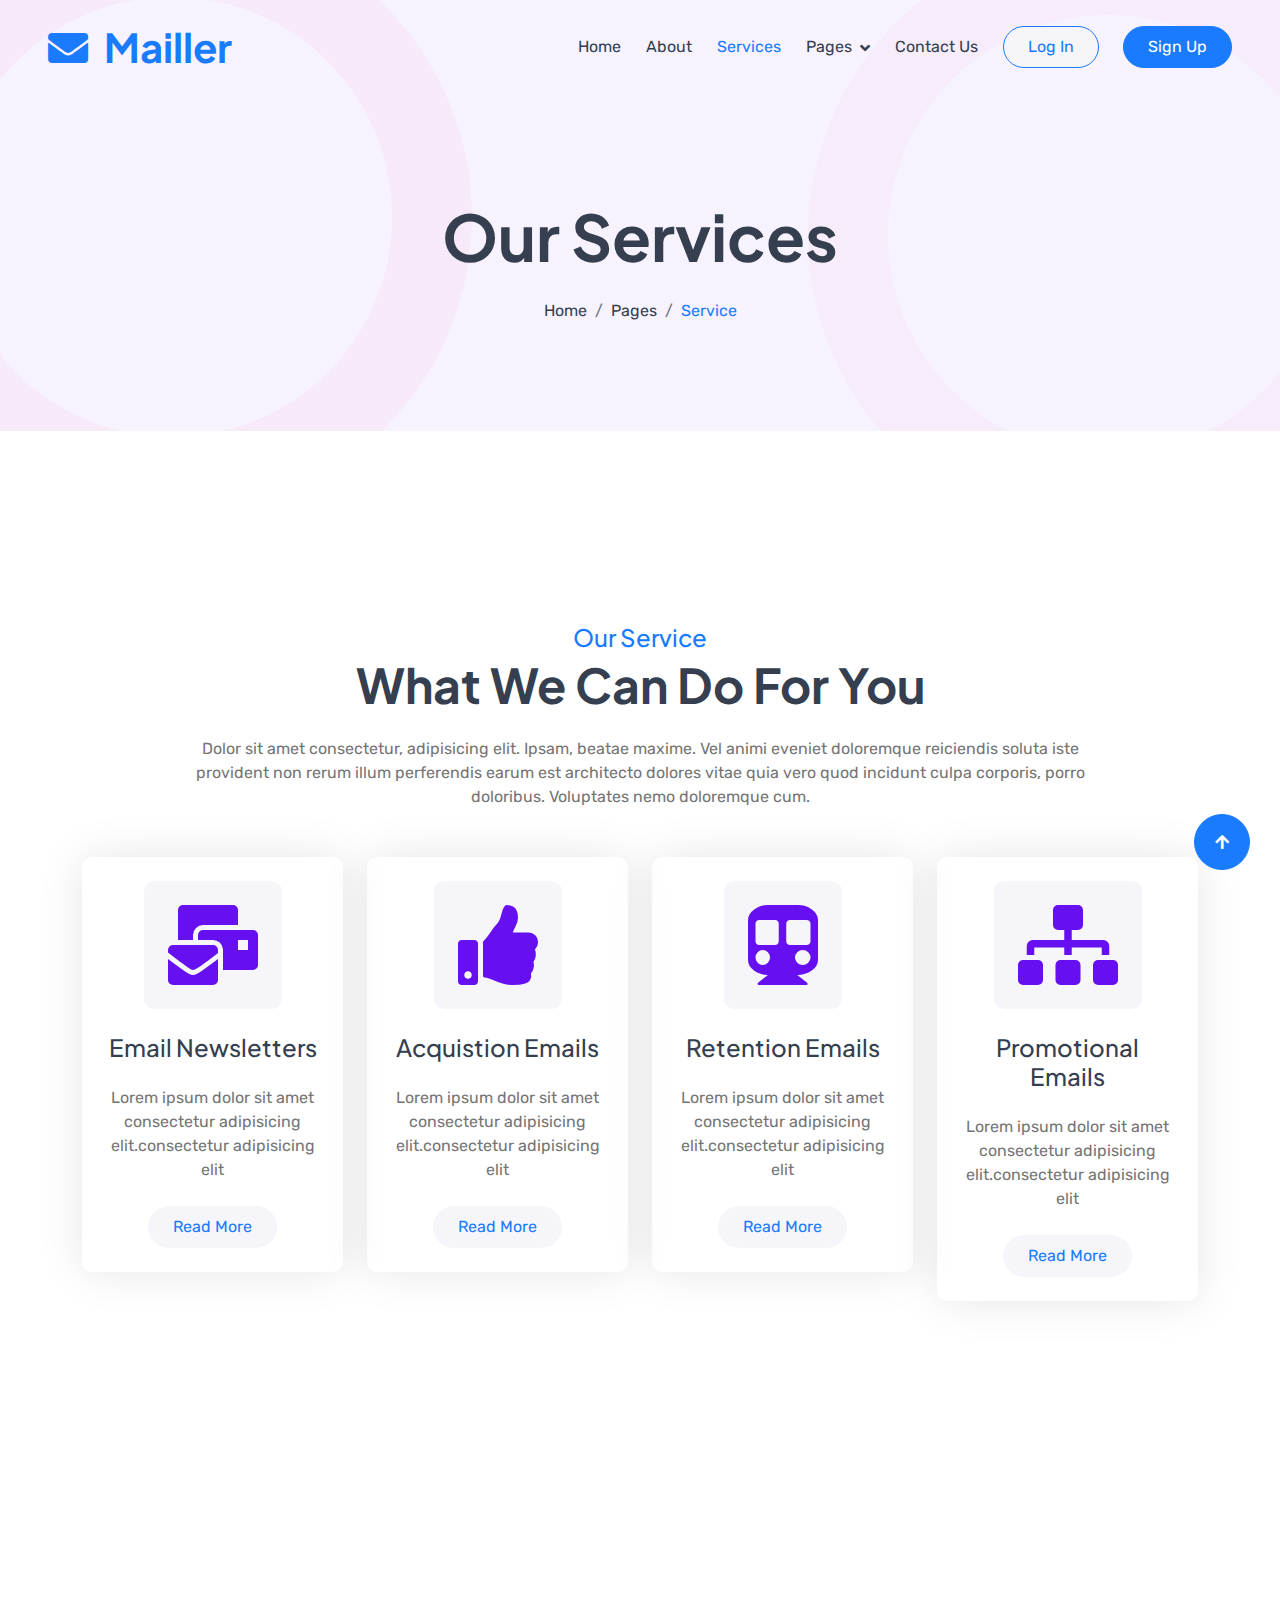
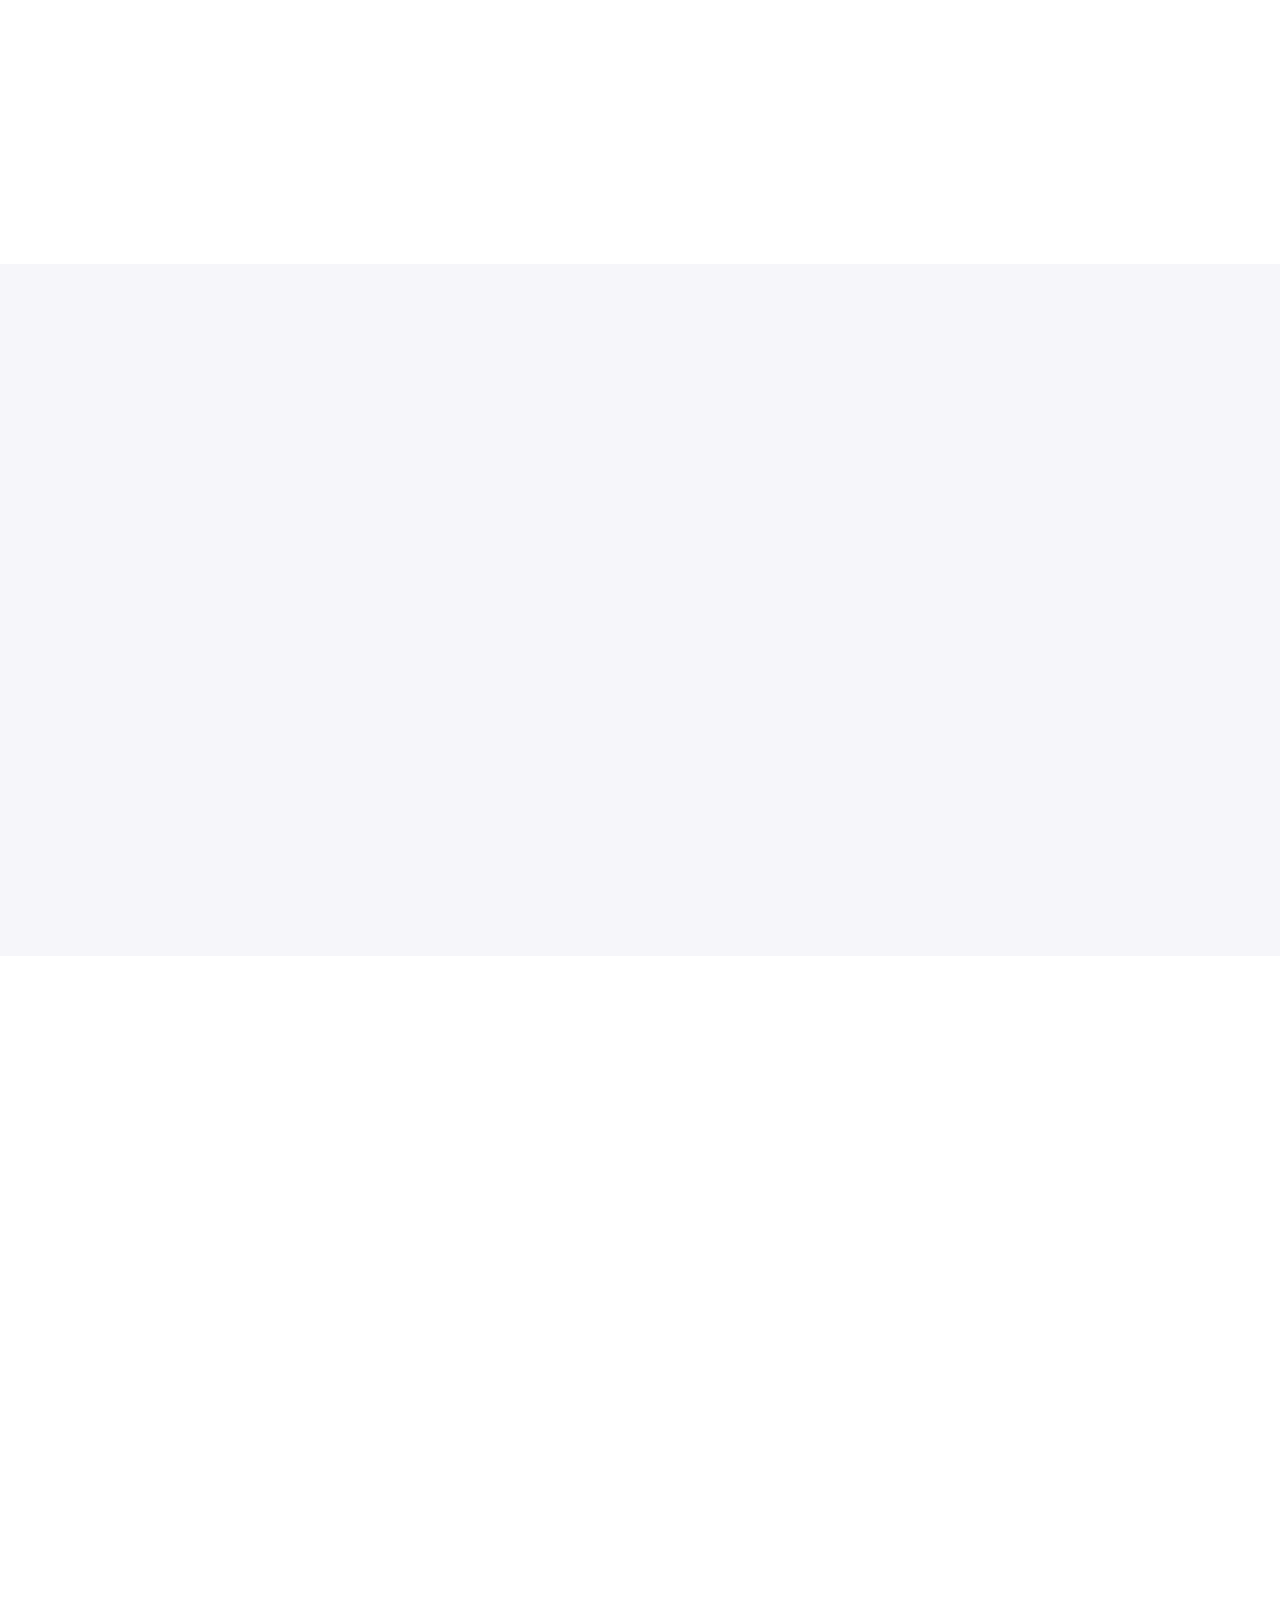
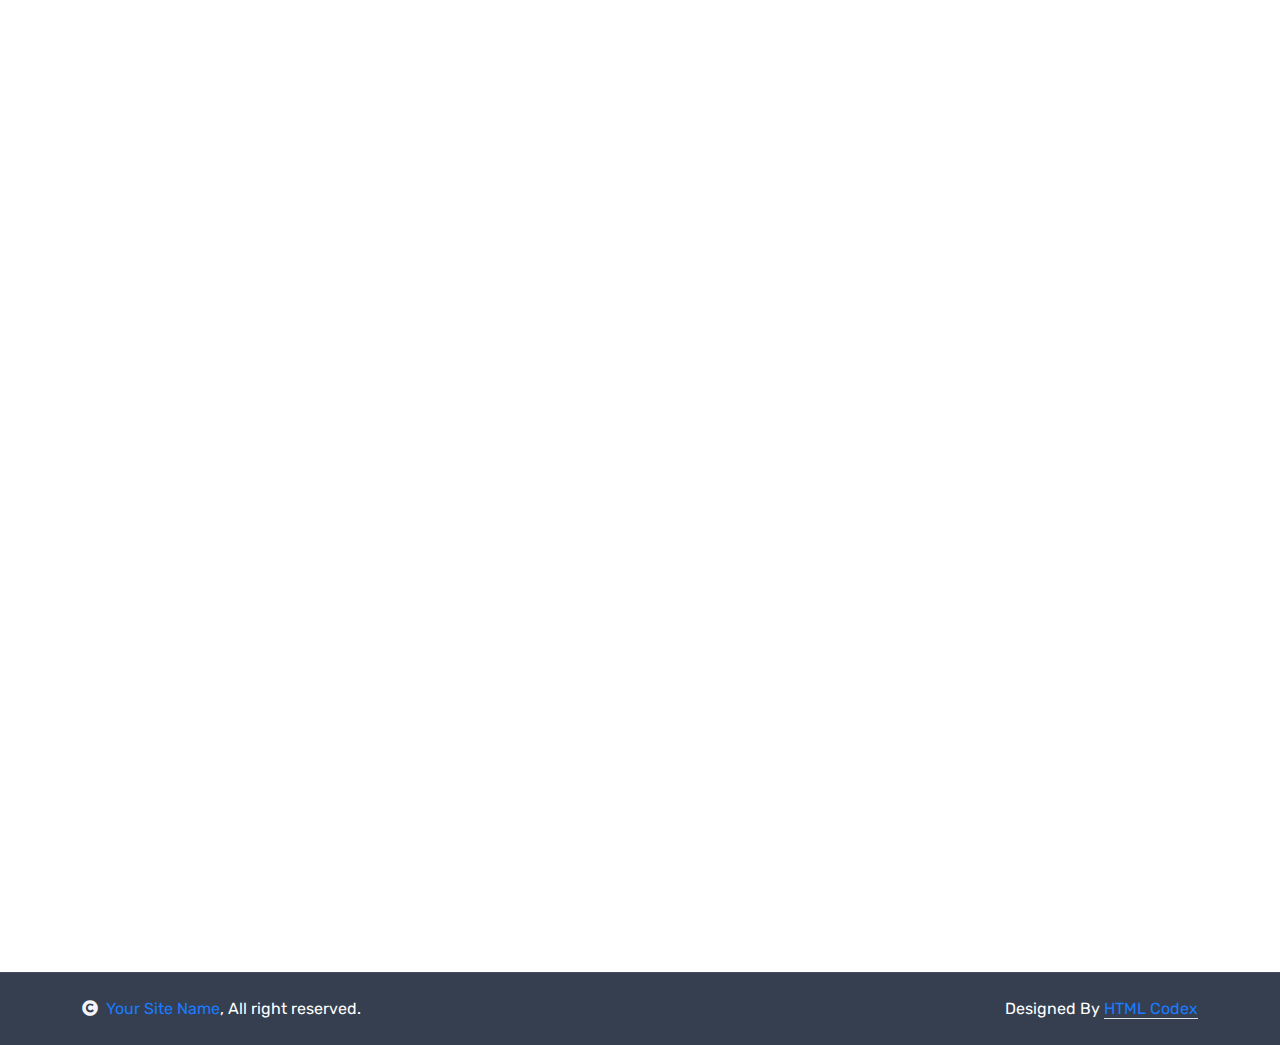
<file: service.html>
<!DOCTYPE html>
<html lang="en">

    <head>
        <meta charset="utf-8">
        <title>Mailler - SaaS Website Template</title>
        <meta content="width=device-width, initial-scale=1.0" name="viewport">
        <meta content="" name="keywords">
        <meta content="" name="description">

        <!-- Google Web Fonts -->
        <link rel="preconnect" href="https://fonts.googleapis.com">
        <link rel="preconnect" href="https://fonts.gstatic.com" crossorigin>
        <link href="https://fonts.googleapis.com/css2?family=Plus+Jakarta+Sans:wght@500;600;700&family=Rubik:wght@400;500&display=swap" rel="stylesheet"> 

        <!-- Icon Font Stylesheet -->
        <link rel="stylesheet" href="https://use.fontawesome.com/releases/v5.15.4/css/all.css"/>
        <link href="https://cdn.jsdelivr.net/npm/bootstrap-icons@1.4.1/font/bootstrap-icons.css" rel="stylesheet">

        <!-- Libraries Stylesheet -->
        <link href="lib/animate/animate.min.css" rel="stylesheet">
        <link href="lib/owlcarousel/assets/owl.carousel.min.css" rel="stylesheet">
        <link href="lib/lightbox/css/lightbox.min.css" rel="stylesheet">


        <!-- Customized Bootstrap Stylesheet -->
        <link href="css/bootstrap.min.css" rel="stylesheet">

        <!-- Template Stylesheet -->
        <link href="css/style.css" rel="stylesheet">
    </head>

    <body>

        <!-- Spinner Start -->
        <div id="spinner" class="show bg-white position-fixed translate-middle w-100 vh-100 top-50 start-50 d-flex align-items-center justify-content-center">
            <div class="spinner-border text-primary" style="width: 3rem; height: 3rem;" role="status">
                <span class="sr-only">Loading...</span>
            </div>
        </div>
        <!-- Spinner End -->


        <!-- Navbar & Hero Start -->
        <div class="container-fluid p-0">
            <nav class="navbar navbar-expand-lg navbar-light bg-transparent px-4 px-lg-5 py-3 py-lg-0">
                <a href="index.html" class="navbar-brand p-0">
                    <h1 class="display-6 text-primary m-0"><i class="fas fa-envelope me-3"></i>Mailler</h1>
                    <!-- <img src="img/logo.png" alt="Logo"> -->
                </a>
                <button class="navbar-toggler" type="button" data-bs-toggle="collapse" data-bs-target="#navbarCollapse">
                    <span class="fa fa-bars"></span>
                </button>
                <div class="collapse navbar-collapse" id="navbarCollapse">
                    <div class="navbar-nav ms-auto py-0">
                        <a href="index.html" class="nav-item nav-link">Home</a>
                        <a href="about.html" class="nav-item nav-link">About</a>
                        <a href="service.html" class="nav-item nav-link active">Services</a>
                        <div class="nav-item dropdown">
                            <a href="#" class="nav-link dropdown-toggle" data-bs-toggle="dropdown">Pages</a>
                            <div class="dropdown-menu m-0">
                                <a href="feature.html" class="dropdown-item">Features</a>
                                <a href="pricing.html" class="dropdown-item">Pricing</a>
                                <a href="blog.html" class="dropdown-item">Blog</a>
                                <a href="testimonial.html" class="dropdown-item">Testimonial</a>
                                <a href="404.html" class="dropdown-item">404 Page</a>
                            </div>
                        </div>
                        <a href="contact.html" class="nav-item nav-link">Contact Us</a>
                    </div>
                    <a href="login.html" class="btn btn-light border border-primary rounded-pill text-primary py-2 px-4 me-4">Log In</a>
                    <a href="SignUp.html" class="btn btn-primary rounded-pill text-white py-2 px-4">Sign Up</a>
                </div>
            </nav>
        </div>
        <!-- Navbar & Hero End -->


         <!-- Header Start -->
         <div class="container-fluid bg-breadcrumb">
            <ul class="breadcrumb-animation">
                <li></li>
                <li></li>
                <li></li>
                <li></li>
                <li></li>
                <li></li>
                <li></li>
                <li></li>
                <li></li>
                <li></li>
            </ul>
            <div class="container text-center py-5" style="max-width: 900px;">
                <h3 class="display-3 mb-4 wow fadeInDown" data-wow-delay="0.1s">Our Services</h1>
                <ol class="breadcrumb justify-content-center mb-0 wow fadeInDown" data-wow-delay="0.3s">
                    <li class="breadcrumb-item"><a href="index.html">Home</a></li>
                    <li class="breadcrumb-item"><a href="#">Pages</a></li>
                    <li class="breadcrumb-item active text-primary">Service</li>
                </ol>    
            </div>
        </div>
        <!-- Header End -->


        <!-- Service Start -->
        <div class="container-fluid service py-5">
            <div class="container py-5">
                <div class="text-center mx-auto mb-5 wow fadeInUp" data-wow-delay="0.1s" style="max-width: 900px;">
                    <h4 class="mb-1 text-primary">Our Service</h4>
                    <h1 class="display-5 mb-4">What We Can Do For You</h1>
                    <p class="mb-0">Dolor sit amet consectetur, adipisicing elit. Ipsam, beatae maxime. Vel animi eveniet doloremque reiciendis soluta iste provident non rerum illum perferendis earum est architecto dolores vitae quia vero quod incidunt culpa corporis, porro doloribus. Voluptates nemo doloremque cum.
                    </p>
                </div>
                <div class="row g-4 justify-content-center">
                    <div class="col-md-6 col-lg-4 col-xl-3 wow fadeInUp" data-wow-delay="0.1s">
                        <div class="service-item text-center rounded p-4">
                            <div class="service-icon d-inline-block bg-light rounded p-4 mb-4"><i class="fas fa-mail-bulk fa-5x text-secondary"></i></div>
                            <div class="service-content">
                                <h4 class="mb-4">Email Newsletters</h4>
                                <p class="mb-4">Lorem ipsum dolor sit amet consectetur adipisicing elit.consectetur adipisicing elit
                                </p>
                                <a href="#" class="btn btn-light rounded-pill text-primary py-2 px-4">Read More</a>
                            </div>
                        </div>
                    </div>
                    <div class="col-md-6 col-lg-4 col-xl-3 wow fadeInUp" data-wow-delay="0.3s">
                        <div class="service-item text-center rounded p-4">
                            <div class="service-icon d-inline-block bg-light rounded p-4 mb-4"><i class="fas fa-thumbs-up fa-5x text-secondary"></i></div>
                            <div class="service-content">
                                <h4 class="mb-4">Acquistion Emails </h4>
                                <p class="mb-4">Lorem ipsum dolor sit amet consectetur adipisicing elit.consectetur adipisicing elit
                                </p>
                                <a href="#" class="btn btn-light rounded-pill text-primary py-2 px-4">Read More</a>
                            </div>
                        </div>
                    </div>
                    <div class="col-md-6 col-lg-4 col-xl-3 wow fadeInUp" data-wow-delay="0.5s">
                        <div class="service-item text-center rounded p-4">
                            <div class="service-icon d-inline-block bg-light rounded p-4 mb-4"><i class="fa fa-subway fa-5x text-secondary"></i></div>
                            <div class="service-content">
                                <h4 class="mb-4">Retention Emails</h4>
                                <p class="mb-4">Lorem ipsum dolor sit amet consectetur adipisicing elit.consectetur adipisicing elit
                                </p>
                                <a href="#" class="btn btn-light rounded-pill text-primary py-2 px-4">Read More</a>
                            </div>
                        </div>
                    </div>
                    <div class="col-md-6 col-lg-4 col-xl-3 wow fadeInUp" data-wow-delay="0.7s">
                        <div class="service-item text-center rounded p-4">
                            <div class="service-icon d-inline-block bg-light rounded p-4 mb-4"><i class="fas fa-sitemap fa-5x text-secondary"></i></div>
                            <div class="service-content">
                                <h4 class="mb-4">Promotional Emails</h4>
                                <p class="mb-4">Lorem ipsum dolor sit amet consectetur adipisicing elit.consectetur adipisicing elit
                                </p>
                                <a href="#" class="btn btn-light rounded-pill text-primary py-2 px-4">Read More</a>
                            </div>
                        </div>
                    </div>
                    <div class="col-md-6 col-lg-4 col-xl-3 wow fadeInUp" data-wow-delay="0.1s">
                        <div class="service-item text-center rounded p-4">
                            <div class="service-icon d-inline-block bg-light rounded p-4 mb-4"><i class="fas fa-mail-bulk fa-5x text-secondary"></i></div>
                            <div class="service-content">
                                <h4 class="mb-4">Email Newsletters</h4>
                                <p class="mb-4">Lorem ipsum dolor sit amet consectetur adipisicing elit.consectetur adipisicing elit
                                </p>
                                <a href="#" class="btn btn-light rounded-pill text-primary py-2 px-4">Read More</a>
                            </div>
                        </div>
                    </div>
                    <div class="col-md-6 col-lg-4 col-xl-3 wow fadeInUp" data-wow-delay="0.3s">
                        <div class="service-item text-center rounded p-4">
                            <div class="service-icon d-inline-block bg-light rounded p-4 mb-4"><i class="fas fa-thumbs-up fa-5x text-secondary"></i></div>
                            <div class="service-content">
                                <h4 class="mb-4">Acquistion Emails </h4>
                                <p class="mb-4">Lorem ipsum dolor sit amet consectetur adipisicing elit.consectetur adipisicing elit
                                </p>
                                <a href="#" class="btn btn-light rounded-pill text-primary py-2 px-4">Read More</a>
                            </div>
                        </div>
                    </div>
                    <div class="col-md-6 col-lg-4 col-xl-3 wow fadeInUp" data-wow-delay="0.5s">
                        <div class="service-item text-center rounded p-4">
                            <div class="service-icon d-inline-block bg-light rounded p-4 mb-4"><i class="fa fa-subway fa-5x text-secondary"></i></div>
                            <div class="service-content">
                                <h4 class="mb-4">Retention Emails</h4>
                                <p class="mb-4">Lorem ipsum dolor sit amet consectetur adipisicing elit.consectetur adipisicing elit
                                </p>
                                <a href="#" class="btn btn-light rounded-pill text-primary py-2 px-4">Read More</a>
                            </div>
                        </div>
                    </div>
                    <div class="col-md-6 col-lg-4 col-xl-3 wow fadeInUp" data-wow-delay="0.7s">
                        <div class="service-item text-center rounded p-4">
                            <div class="service-icon d-inline-block bg-light rounded p-4 mb-4"><i class="fas fa-sitemap fa-5x text-secondary"></i></div>
                            <div class="service-content">
                                <h4 class="mb-4">Promotional Emails</h4>
                                <p class="mb-4">Lorem ipsum dolor sit amet consectetur adipisicing elit.consectetur adipisicing elit
                                </p>
                                <a href="#" class="btn btn-light rounded-pill text-primary py-2 px-4">Read More</a>
                            </div>
                        </div>
                    </div>
                </div>
            </div>
        </div>
        <!-- Service End -->


        <!-- FAQ Start -->
        <div class="container-fluid FAQ bg-light overflow-hidden py-5">
            <div class="container py-5">
                <div class="row g-5 align-items-center">
                    <div class="col-lg-6 wow fadeInLeft" data-wow-delay="0.1s">
                       <div class="accordion" id="accordionExample">
                            <div class="accordion-item border-0 mb-4">
                                <h2 class="accordion-header" id="headingOne">
                                    <button class="accordion-button rounded-top" type="button" data-bs-toggle="collapse" data-bs-target="#collapseOne" aria-expanded="true" aria-controls="collapseTOne">
                                        Why did you choose Our Email Services?
                                    </button>
                                </h2>
                                <div id="collapseOne" class="accordion-collapse collapse show" aria-labelledby="headingOne" data-bs-parent="#accordionExample">
                                    <div class="accordion-body my-2">
                                        <h5>Dolor sit amet consectetur adipisicing elit.</h5>
                                        <p>Lorem ipsum dolor sit amet consectetur adipisicing elit. Ad nemo impedit, sapiente quis illo quia nulla atque maxime fuga minima ipsa quae cum consequatur, sit, delectus exercitationem odit officiis maiores! Neque, quidem corrupti modi architecto eos saepe incidunt dignissimos rerum.</p>
                                        <p>Lorem ipsum dolor sit amet consectetur adipisicing elit. Dicta distinctio hic fuga odio excepturi ducimus sequi at. Doloribus, non aspernatur.</p>
                                    </div>
                                </div>
                            </div>
                            <div class="accordion-item border-0 mb-4">
                                <h2 class="accordion-header" id="headingTwo">
                                    <button class="accordion-button collapsed rounded-top" type="button" data-bs-toggle="collapse" data-bs-target="#collapseTwo" aria-expanded="false" aria-controls="collapseTwo">
                                        Are there any hidden charges? 
                                    </button>
                                </h2>
                                <div id="collapseTwo" class="accordion-collapse collapse" aria-labelledby="headingTwo" data-bs-parent="#accordionExample">
                                    <div class="accordion-body my-2">
                                        <h5>Dolor sit amet consectetur adipisicing elit.</h5>
                                        <p>Lorem ipsum dolor sit amet consectetur adipisicing elit. Ad nemo impedit, sapiente quis illo quia nulla atque maxime fuga minima ipsa quae cum consequatur, sit, delectus exercitationem odit officiis maiores! Neque, quidem corrupti modi architecto eos saepe incidunt dignissimos rerum.</p>
                                        <p>Lorem ipsum dolor sit amet consectetur adipisicing elit. Dicta distinctio hic fuga odio excepturi ducimus sequi at. Doloribus, non aspernatur.</p>
                                    </div>
                                </div>
                            </div>
                            <div class="accordion-item border-0">
                                <h2 class="accordion-header" id="headingThree">
                                    <button class="accordion-button collapsed rounded-top" type="button" data-bs-toggle="collapse" data-bs-target="#collapseThree" aria-expanded="false" aria-controls="collapseThree">
                                        What are the key challenges of email marketing?
                                    </button>
                                </h2>
                                <div id="collapseThree" class="accordion-collapse collapse" aria-labelledby="headingThree" data-bs-parent="#accordionExample">
                                    <div class="accordion-body my-2">
                                        <h5>Dolor sit amet consectetur adipisicing elit.</h5>
                                        <p>Lorem ipsum dolor sit amet consectetur adipisicing elit. Ad nemo impedit, sapiente quis illo quia nulla atque maxime fuga minima ipsa quae cum consequatur, sit, delectus exercitationem odit officiis maiores! Neque, quidem corrupti modi architecto eos saepe incidunt dignissimos rerum.</p>
                                        <p>Lorem ipsum dolor sit amet consectetur adipisicing elit. Dicta distinctio hic fuga odio excepturi ducimus sequi at. Doloribus, non aspernatur.</p>
                                    </div>
                                </div>
                            </div>
                       </div>
                    </div>
                    <div class="col-lg-6 wow fadeInRight" data-wow-delay="0.3s">
                        <div class="FAQ-img RotateMoveRight rounded">
                            <img src="img/about-1.png" class="img-fluid w-100" alt="">
                        </div>
                    </div>
                </div>
            </div>
        </div>
        <!-- FAQ End -->


        <!-- Pricing Start -->
        <div class="container-fluid price py-5">
            <div class="container py-5">
                <div class="text-center mx-auto mb-5 wow fadeInUp" data-wow-delay="0.1s" style="max-width: 900px;">
                    <h4 class="text-primary">Pricing Plan</h4>
                    <h1 class="display-5 mb-4">Not Sure Which Plan Is For You?</h1>
                    <p class="mb-0">Dolor sit amet consectetur, adipisicing elit. Ipsam, beatae maxime. Vel animi eveniet doloremque reiciendis soluta iste provident non rerum illum perferendis earum est architecto dolores vitae quia vero quod incidunt culpa corporis, porro doloribus. Voluptates nemo doloremque cum.
                    </p>
                </div>
                <div class="row g-5 justify-content-center">
                    <div class="col-md-6 col-lg-6 col-xl-4 wow fadeInUp" data-wow-delay="0.1s">
                        <div class="price-item bg-light rounded text-center">
                            <div class="text-center text-dark border-bottom d-flex flex-column justify-content-center p-4" style="width: 100%; height: 160px;">
                                <p class="fs-2 fw-bold text-uppercase mb-0">BASIC</p>
                                <div class="d-flex justify-content-center">
                                    <strong class="align-self-start">$</strong>
                                    <p class="mb-0"><span class="display-5">00</span>/mo</p>
                                </div>                        
                            </div>
                            <div class="text-start p-5">
                                <p><i class="fas fa-check text-success me-1"></i> Limited Acess Library</p>
                                <p><i class="fas fa-check text-success me-1"></i> Customer Support</p>
                                <p><i class="fas fa-check text-success me-1"></i> Pre-built Email Templates</p>
                                <p><i class="fas fa-check text-success me-1"></i> Reporting & Analytics</p>
                                <p><i class="fas fa-check text-success me-1"></i> Forms & Landing Pages</p>
                                <p><i class="fas fa-check text-success me-1"></i> A/B Testing</p>
                                <p><i class="fas fa-check text-success me-1"></i> Email Scheduling</p>
                                <p><i class="fas fa-check text-success me-1"></i> Automated Customer Journeys</p>
                                <p><i class="fas fa-times text-danger me-1"></i> Creative Assistant</p>
                                <p class="mb-4"><i class="fas fa-times text-danger me-1"></i> Role-based Access</p>
                                <button class="btn btn-light rounded-pill py-2 px-5" type="button">Get Started</button>
                            </div>
                        </div>
                    </div>
                    <div class="col-md-6 col-lg-6 col-xl-4 wow fadeInUp" data-wow-delay="0.3s">
                        <div class="price-item bg-light rounded text-center">
                            <div class="pice-item-offer">Popular</div>
                            <div class="text-center text-primary border-bottom d-flex flex-column justify-content-center p-4" style="width: 100%; height: 160px;">
                                <p class="fs-2 fw-bold text-uppercase mb-0">Standard</p>
                                <div class="d-flex justify-content-center">
                                    <strong class="align-self-start">$</strong>
                                    <p class="mb-0"><span class="display-5">23</span>/mo</p>
                                </div>                        
                            </div>
                            <div class="text-start p-5">
                                <p><i class="fas fa-check text-success me-1"></i> Limited Acess Library</p>
                                <p><i class="fas fa-check text-success me-1"></i> Customer Support</p>
                                <p><i class="fas fa-check text-success me-1"></i> Pre-built Email Templates</p>
                                <p><i class="fas fa-check text-success me-1"></i> Reporting & Analytics</p>
                                <p><i class="fas fa-check text-success me-1"></i> Forms & Landing Pages</p>
                                <p><i class="fas fa-check text-success me-1"></i> A/B Testing</p>
                                <p><i class="fas fa-check text-success me-1"></i> Email Scheduling</p>
                                <p><i class="fas fa-check text-success me-1"></i> Automated Customer Journeys</p>
                                <p><i class="fas fa-times text-danger me-1"></i> Creative Assistant</p>
                                <p class="mb-4"><i class="fas fa-times text-danger me-1"></i> Role-based Access</p>
                                <button class="btn btn-light rounded-pill py-2 px-5" type="button">Get Started</button>
                            </div>
                        </div>
                    </div>
                    <div class="col-md-6 col-lg-6 col-xl-4 wow fadeInUp" data-wow-delay="0.5s">
                        <div class="price-item bg-light rounded text-center">
                            <div class="text-center text-secondary border-bottom d-flex flex-column justify-content-center p-4" style="width: 100%; height: 160px;">
                                <p class="fs-2 fw-bold text-uppercase mb-0">Premium</p>
                                <div class="d-flex justify-content-center">
                                    <strong class="align-self-start">$</strong>
                                    <p class="mb-0"><span class="display-5">49</span>/mo</p>
                                </div>                        
                            </div>
                            <div class="text-start p-5">
                                <p><i class="fas fa-check text-success me-1"></i> Limited Acess Library</p>
                                <p><i class="fas fa-check text-success me-1"></i> Customer Support</p>
                                <p><i class="fas fa-check text-success me-1"></i> Pre-built Email Templates</p>
                                <p><i class="fas fa-check text-success me-1"></i> Reporting & Analytics</p>
                                <p><i class="fas fa-check text-success me-1"></i> Forms & Landing Pages</p>
                                <p><i class="fas fa-check text-success me-1"></i> A/B Testing</p>
                                <p><i class="fas fa-check text-success me-1"></i> Email Scheduling</p>
                                <p><i class="fas fa-check text-success me-1"></i> Automated Customer Journeys</p>
                                <p><i class="fas fa-times text-danger me-1"></i> Creative Assistant</p>
                                <p class="mb-4"><i class="fas fa-times text-danger me-1"></i> Role-based Access</p>
                                <button class="btn btn-light rounded-pill py-2 px-5" type="button">Get Started</button>
                            </div>
                        </div>
                    </div>
                </div>
            </div>
        </div>
        <!-- Pricing End -->


        <!-- Footer Start -->
        <div class="container-fluid footer py-5 wow fadeIn" data-wow-delay="0.2s">
            <div class="container py-5">
                <div class="row g-5">
                    <div class="col-md-6 col-lg-6 col-xl-3">
                        <div class="footer-item d-flex flex-column">
                            <h4 class="text-dark mb-4">Company</h4>
                            <a href=""> Why Mailler?</a>
                            <a href=""> Our Features</a>
                            <a href=""> Our Portfolio</a>
                            <a href=""> About Us</a>
                            <a href=""> Our Blog & News</a>
                            <a href=""> Get In Touch</a>
                        </div>
                    </div>
                    <div class="col-md-6 col-lg-6 col-xl-3">
                        <div class="footer-item d-flex flex-column">
                            <h4 class="mb-4 text-dark">Quick Links</h4>
                            <a href=""> About Us</a>
                            <a href=""> Contact Us</a>
                            <a href=""> Privacy Policy</a>
                            <a href=""> Terms & Conditions</a>
                            <a href=""> Our Blog & News</a>
                            <a href=""> Our Team</a>
                        </div>
                    </div>
                    <div class="col-md-6 col-lg-6 col-xl-3">
                        <div class="footer-item d-flex flex-column">
                            <h4 class="mb-4 text-dark">Services</h4>
                            <a href=""> All Services</a>
                            <a href=""> Promotional Emails</a>
                            <a href=""> Product Updates</a>
                            <a href=""> Email Marketing</a>
                            <a href=""> Acquistion Emails</a>
                            <a href=""> Retention Emails</a>
                        </div>
                    </div>
                    <div class="col-md-6 col-lg-6 col-xl-3">
                        <div class="footer-item d-flex flex-column">
                            <h4 class="mb-4 text-dark">Contact Info</h4>
                            <a href=""><i class="fa fa-map-marker-alt me-2"></i> 123 Street, New York, USA</a>
                            <a href=""><i class="fas fa-envelope me-2"></i> info@example.com</a>
                            <a href=""><i class="fas fa-phone me-2"></i> +012 345 67890</a>
                            <a href="" class="mb-3"><i class="fas fa-print me-2"></i> +012 345 67890</a>
                            <div class="d-flex align-items-center">
                                <i class="fas fa-share fa-2x text-secondary me-2"></i>
                                <a class="btn-square btn btn-primary rounded-circle mx-1" href=""><i class="fab fa-facebook-f"></i></a>
                                <a class="btn-square btn btn-primary rounded-circle mx-1" href=""><i class="fab fa-twitter"></i></a>
                                <a class="btn-square btn btn-primary rounded-circle mx-1" href=""><i class="fab fa-instagram"></i></a>
                                <a class="btn-square btn btn-primary rounded-circle mx-1" href=""><i class="fab fa-linkedin-in"></i></a>
                            </div>
                        </div>
                    </div>
                </div>
            </div>
        </div>
        <!-- Footer End -->

        
        <!-- Copyright Start -->
        <div class="container-fluid copyright py-4">
            <div class="container">
                <div class="row g-4 align-items-center">
                    <div class="col-md-6 text-center text-md-start mb-md-0">
                        <span class="text-white"><a href="#"><i class="fas fa-copyright text-light me-2"></i>Your Site Name</a>, All right reserved.</span>
                    </div>
                    <div class="col-md-6 text-center text-md-end text-white">
                        <!--/*** This template is free as long as you keep the below author’s credit link/attribution link/backlink. ***/-->
                        <!--/*** If you'd like to use the template without the below author’s credit link/attribution link/backlink, ***/-->
                        <!--/*** you can purchase the Credit Removal License from "https://htmlcodex.com/credit-removal". ***/-->
                        Designed By <a class="border-bottom" href="https://htmlcodex.com">HTML Codex</a>
                    </div>
                </div>
            </div>
        </div>
        <!-- Copyright End -->


        <!-- Back to Top -->
        <a href="#" class="btn btn-primary btn-lg-square back-to-top"><i class="fa fa-arrow-up"></i></a>   

        
    <!-- JavaScript Libraries -->
    <script src="https://ajax.googleapis.com/ajax/libs/jquery/3.6.4/jquery.min.js"></script>
    <script src="https://cdn.jsdelivr.net/npm/bootstrap@5.0.0/dist/js/bootstrap.bundle.min.js"></script>
    <script src="lib/wow/wow.min.js"></script>
    <script src="lib/easing/easing.min.js"></script>
    <script src="lib/waypoints/waypoints.min.js"></script>
    <script src="lib/counterup/counterup.min.js"></script>
    <script src="lib/owlcarousel/owl.carousel.min.js"></script>
    <script src="lib/lightbox/js/lightbox.min.js"></script>
    

    <!-- Template Javascript -->
    <script src="js/main.js"></script>
    </body>

</html>
</file>
<file: css/style.css>
/*** Spinner Start ***/
/*** Spinner ***/
#spinner {
    opacity: 0;
    visibility: hidden;
    transition: opacity .5s ease-out, visibility 0s linear .5s;
    z-index: 99999;
}

#spinner.show {
    transition: opacity .5s ease-out, visibility 0s linear 0s;
    visibility: visible;
    opacity: 1;
}
/*** Spinner End ***/

.back-to-top {
    position: fixed;
    right: 30px;
    bottom: 30px;
    display: flex;
    width: 45px;
    height: 45px;
    align-items: center;
    justify-content: center;
    transition: 0.5s;
    z-index: 99;
}

/*** Button Start ***/
.btn {
    font-weight: 600;
    transition: .5s;
}

.btn-square {
    width: 32px;
    height: 32px;
}

.btn-sm-square {
    width: 34px;
    height: 34px;
}

.btn-md-square {
    width: 44px;
    height: 44px;
}

.btn-lg-square {
    width: 56px;
    height: 56px;
}

.btn-square,
.btn-sm-square,
.btn-md-square,
.btn-lg-square {
    padding: 0;
    display: flex;
    align-items: center;
    justify-content: center;
    font-weight: normal;
    border-radius: 50%;
}

.btn.btn-primary {
    background: var(--bs-primary) !important;
    color: var(--bs-white) !important;
    font-weight: 400;
    transition: 0.5s;
}

.btn.btn-primary:hover {
    background: var(--bs-white) !important;
    color: var(--bs-primary) !important;
}

.btn.btn-light {
    background: var(--bs-light) !important;
    color: var(--bs-primary) !important;
    font-weight: 400;
    transition: 0.5s;
}

.btn.btn-light:hover {
    background: var(--bs-primary) !important;
    color: var(--bs-light) !important;
}


.RotateMoveLeft {
    position: relative;
    animation: RotateMoveLeft 10s linear infinite;
}

.RotateMoveRight {
    position: relative;
    animation: RotateMoveLeft 10s linear infinite;
}

@keyframes RotateMoveLeft {
    0%   {left: 0px;}
    50%   {left: 40px;}
    100%  {left: 0px;}
}

@keyframes RotateMoveRight {
    0%   {right: 0px;}
    50%   {right: 40px;}
    100%  {right: 0px;}
}


/*** Navbar ***/
.navbar-light .navbar-nav .nav-link {
    margin-right: 25px;
    padding: 35px 0;
    color: var(--bs-dark) !important;
    font-size: 16px;
    font-weight: 400;
    outline: none;
    transition: .5s;
}

.sticky-top.navbar-light .navbar-nav .nav-link {
    padding: 20px 0;
    color: var(--dark) !important;
}

.navbar-light .navbar-nav .nav-link:hover,
.navbar-light .navbar-nav .nav-link.active {
    color: var(--bs-primary) !important;
}

.navbar-light .navbar-brand img {
    max-height: 50px;
    transition: .5s;
}

.sticky-top.navbar-light .navbar-brand img {
    max-height: 45px;
}

.navbar .dropdown-toggle::after {
    border: none;
    content: "\f107";
    font-family: "Font Awesome 5 Free";
    font-weight: 600;
    vertical-align: middle;
    margin-left: 8px;
}

@media (min-width: 1200px) {
    .navbar .nav-item .dropdown-menu {
        display: block;
        visibility: hidden;
        top: 100%;
        transform: rotateX(-75deg);
        transform-origin: 0% 0%;
        border: 0;
        border-radius: 10px;
        transition: .5s;
        opacity: 0;
    }
}

.dropdown .dropdown-menu a:hover {
    background: var(--bs-primary);
    color: var(--bs-white);
}

.navbar .nav-item:hover .dropdown-menu {
    transform: rotateX(0deg);
    visibility: visible;
    background: var(--bs-light) !important;
    transition: .5s;
    opacity: 1;
}

.collapse.navbar-collapse {
    transition: 0.5s;
}

@media (max-width: 992px) {
    nav.bg-transparent {
        position: absolute;
        width: 100%;
        background: transparent !important;
    }

    .navbar.navbar-expand-lg button span {
        position: relative;
        z-index: 99;
    }

    .navbar {
        position: relative;
        background: var(--bs-light);
        z-index: 2;
    }

    .sticky-top.navbar-light {
        position: relative;
        background: var(--bs-white) !important;
        padding: 0 20px 20px 20px !important;
    }

    .sticky-top.navbar-light {
        background: transparent;
    }

    nav.navbar {
        padding: 0 30px 30px 0;
    }

    .navbar.navbar-expand-lg .navbar-toggler {
        padding: 10px 20px;
        border: 1px solid var(--bs-primary);
        color: var(--bs-primary);
    }

    .navbar-light .navbar-collapse {
        margin-top: 15px;
        border-top: 1px solid #DDDDDD;
    }

    .navbar-light .navbar-nav .nav-link,
    .sticky-top.navbar-light .navbar-nav .nav-link {
        padding: 10px 0;
        margin-left: 0;
        color: var(--bs-dark) !important;
    }


    .navbar-light .navbar-brand img {
        max-height: 45;
    }

    .hero-header {
        margin-top: -100px !important;
    }
}

@media (min-width: 992px) {
    .navbar-light {
        position: absolute;
        width: 100%;
        top: 0;
        left: 0;
        background: transparent !important;
        z-index: 999;
    }
    
    .sticky-top.navbar-light {
        position: fixed;
        background: var(--bs-light) !important;
    }
}
/*** Navbar End ***/

/*** Single Page Hero Header Start ***/
.bg-breadcrumb {
    position: relative;
    overflow: hidden;
    background: linear-gradient(rgba(102, 16, 242, 0.05), rgba(102, 16, 242, 0.05));
    background-position: center center;
    background-repeat: no-repeat;
    background-size: cover;
    padding: 150px 0 60px 0;
    margin-bottom: 6rem;
    transition: 0.5s;
}

.bg-breadcrumb::after {
    content: "";
    position: absolute;
    bottom: -20%;
    left: -10%;
    width: 600px;
    height: 600px;
    border-radius: 300px;
    border: 80px solid rgba(247, 71, 128, 0.05);
    background: transparent;
    animation: RotateMoveSingle 5s linear infinite;
    z-index: -1;
}

.bg-breadcrumb .breadcrumb {
    position: relative;
    z-index: 2;
}


@keyframes RotateMoveSingle {
    0% {
        -webkit-transform: rotateZ(0deg) rotate(0deg) translate3d(0, 1%, 0) rotateZ(0deg);
        transform: rotateZ(0deg) rotate(0deg) translate3d(0, 1%, 0) rotateZ(0deg);
    }
      100% {
        -webkit-transform: rotateZ(360deg) rotate(360deg) translate3d(0, 1%, 0) rotateZ(-360deg);
        transform: rotateZ(360deg) rotate(360deg) translate3d(0, 1%, 0) rotateZ(-360deg);
    }

    0% {bottom: 0px;}
    50%   {left: -10px;}
    75%   {bottom: 10%;}
    100%  {bottom: 0px;}
}

.bg-breadcrumb::before {
    content: "";
    position: absolute;
    top: -15%;
    right: -10%;
    width: 600px;
    height: 600px;
    border-radius: 300px;
    border: 80px solid rgba(247, 71, 128, 0.04);
    background: transparent;
    animation: RotateMoveSingle 5s linear infinite;
    z-index: -1;
}

@keyframes RotateMoveSingle {
    0% {
        -webkit-transform: rotateZ(0deg) rotate(0deg) translate3d(0, 1%, 0) rotateZ(0deg);
        transform: rotateZ(0deg) rotate(0deg) translate3d(0, 1%, 0) rotateZ(0deg);
    }
      100% {
        -webkit-transform: rotateZ(360deg) rotate(360deg) translate3d(0, 1%, 0) rotateZ(-360deg);
        transform: rotateZ(360deg) rotate(360deg) translate3d(0, 1%, 0) rotateZ(-360deg);
    }

    0% {top: 0px;}
    50%   {top: 10%;}
    100%  {top: 0px;}
}

@media (max-width: 992px) {
    .bg-breadcrumb {
        padding-top: 100px !important;
    }
}

.bg-breadcrumb .breadcrumb-item a {
    color: var(--bs-dark) !important;
}


.breadcrumb-animation {
    position: absolute;
    top: 0;
    left: 0;
    width: 100%;
    height: 100%;
    overflow: hidden;
}

.breadcrumb-animation li {
    position: absolute;
    display: block;
    list-style: none;
    width: 20px;
    height: 20px;
    background: rgba(102, 16, 242, 0.07);
    animation: animate 25s linear infinite;
    bottom: -150px;
    
}

.breadcrumb-animation li:nth-child(1) {
    left: 25%;
    width: 80px;
    height: 80px;
    animation-delay: 0s;
}


.breadcrumb-animation li:nth-child(2) {
    left: 10%;
    width: 20px;
    height: 20px;
    animation-delay: 2s;
    animation-duration: 12s;
}

.breadcrumb-animation li:nth-child(3) {
    left: 70%;
    width: 20px;
    height: 20px;
    animation-delay: 4s;
}

.breadcrumb-animation li:nth-child(4) {
    left: 40%;
    width: 60px;
    height: 60px;
    animation-delay: 0s;
    animation-duration: 18s;
}

.breadcrumb-animation li:nth-child(5) {
    left: 65%;
    width: 20px;
    height: 20px;
    animation-delay: 0s;
}

.breadcrumb-animation li:nth-child(6) {
    left: 75%;
    width: 110px;
    height: 110px;
    animation-delay: 3s;
}

.breadcrumb-animation li:nth-child(7) {
    left: 35%;
    width: 150px;
    height: 150px;
    animation-delay: 7s;
}

.breadcrumb-animation li:nth-child(8) {
    left: 50%;
    width: 25px;
    height: 25px;
    animation-delay: 15s;
    animation-duration: 45s;
}

.breadcrumb-animation li:nth-child(9) {
    left: 20%;
    width: 15px;
    height: 15px;
    animation-delay: 2s;
    animation-duration: 35s;
}

.breadcrumb-animation li:nth-child(10) {
    left: 85%;
    width: 150px;
    height: 150px;
    animation-delay: 0s;
    animation-duration: 11s;
}

@keyframes animate {

    0%{
        transform: translateY(0) rotate(0deg);
        opacity: 1;
        border-radius: 0;
    }

    100%{
        transform: translateY(-1000px) rotate(720deg);
        opacity: 0;
        border-radius: 50%;
    }

}
/*** Single Page Hero Header End ***/


/*** Hearo Header Start ***/
.header::after {
    position: absolute;
    content: "";
    top: 0;
    right: 0;
    width: 60%;
    height: 100%;
    background: var(--bs-light);
    border-radius: 22% 78% 33% 67% / 32% 0% 100% 68%;
    animation: bgMove 5s linear infinite;
    z-index: -1;
}

@keyframes bgMove {
    0%   {right: 0px;}
    50%   {right: 20px;}
    100%  {right: 0px;}
}

.header::before {
    content: "";
    position: absolute;
    bottom: -9%;
    left: -7%;
    width: 400px;
    height: 400px;
    border-radius: 200px;
    border: 30px solid rgba(247, 71, 128, 0.05);
    background: transparent;
    animation: RotateMoveHeader 5s linear infinite;
    z-index: -1;

}

@keyframes RotateMoveHeader {
    0% {
        -webkit-transform: rotateZ(0deg) rotate(0deg) translate3d(0, 1%, 0) rotateZ(0deg);
        transform: rotateZ(0deg) rotate(0deg) translate3d(0, 1%, 0) rotateZ(0deg);
    }
      100% {
        -webkit-transform: rotateZ(360deg) rotate(360deg) translate3d(0, 1%, 0) rotateZ(-360deg);
        transform: rotateZ(360deg) rotate(360deg) translate3d(0, 1%, 0) rotateZ(-360deg);
    }


    0% {bottom: 0px;}
    50%   {left: -10px;}
    75%   {bottom: 9%;}
    100%  {bottom: 0px;}
}

.hero-header {
    padding-top: 160px;
    padding-bottom: 100px;
    position: relative;
}

.hero-header::after {
    content: "";
    position: absolute;
    left: 100px;
    bottom: 100px;
    width: 58px;
    height: 50px;
    transition: 0.5s;
    z-index: -1;
    
}

@keyframes RotateMoveSty-3 {
    0%   {left: 100px;}
    40%   {bottom: -0px;}
    50%   {left: 700px;}
    70%   {bottom: 500px;}
    80%   {left: 400px;}
    95%   {bottom: -0px;}
    100%  {left: 100px;}
}

.hero-header::before {
    content: "";
    position: absolute;
    left: 100px;
    bottom: 100px;
    width: 300px;
    height: 300px;
    border-radius: 150px;
    border: 30px solid rgba(102, 16, 242, 0.05);
    background: transparent;
    transition: 0.5s;
    z-index: -1;
    
}

@keyframes RotateMoveSty-4 {
    0%   {left: 100px;}
    40%   {bottom: -0px;}
    50%   {left: 700px;}
    70%   {bottom: 500px;}
    80%   {left: 400px;}
    95%   {bottom: -0px;}
    100%  {left: 100px;}
}


.hero-header .rotate-img {
    position: absolute;
    top: 70px;
    left: 20px;
}

.hero-header .rotate-img .rotate-sty-2 {
    position: absolute;
    top: 100px;
    left: 50px;
    width: 50px;
    height: 50px;
    border-radius: 30px;
    background: transparent;
    transition: 0.5s;

}

@keyframes RotateMoveSty-2 {
    0%   {left: 0px;}
    40%   {top: -30px;}
    50%   {left: 500px;}
    70%   {top: 200px;}
    80%   {left: 100px;}
    95%   {top: -30px;}
    100%  {left: 0px;}
}

.hero-header .rotate-img img {
    position: relative;
    animation: RotateMove 30s linear infinite;
    z-index: -1;
}

@keyframes RotateMove {
    0%   {left: 0px;}
    50%   {left: 200px;}
    100%  {left: 0px;}
}


@media (max-width: 992px) {
    .hero-header {
        padding-top: 280px;
        
    }

    .hero-header .rotate-img img {
        margin-top: 100px;
    }
   
}
/*** Hero Header End ***/


/*** Service Start ***/
.service .service-item {
    box-shadow: 0 0 45px rgba(0, 0, 0, 0.1);
}

.service .service-item,
.service .service-item .service-icon,
.service .service-item a {
    transition: 0.5s;
}

.service .service-item:hover {
    background: rgba(102, 16, 242, 0.09);
    border: 1px ;
}


.service .service-item:hover .service-icon,
.service .service-item:hover a {
    background: var(--bs-white) !important;
}

.service .service-item:hover a:hover {
    background: var(--bs-primary) !important;
    color: var(--bs-white);
}

/*** Service End ***/


/*** Features Start ***/
.feature .feature-img {
    background: var(--bs-light);
    border-radius: 58% 42% 21% 79% / 30% 29% 71% 70%;
}
/*** Features End ***/


/*** Pricing Start ***/
.price .price-item {
    position: relative;
    overflow: hidden;
    transition: 0.5s;
}

.price .price-item:hover {
    background: var(--bs-white) !important;
    box-shadow: 0 0 45px rgba(0, 0, 0, 0.2);
}

.price .price-item .pice-item-offer {
    position: absolute;
    width: 200px;
    height: 110px;
    top: -45px;
    right: -80px;
    background: var(--bs-primary) !important;
    color: var(--bs-white);
    transform: rotate(42deg);
    display: flex;
    align-items: end;
    justify-content: center;
    padding-bottom: 10px;
}
/*** Pricing End ***/


/*** Blog Start ***/
.blog .blog-item {
    border-radius: 10px;
}

.blog .blog-item .blog-img {
    position: relative;
    overflow: hidden;
    background: rgba(102, 16, 242, 0.2);
    border-top-right-radius: 10px;
    border-top-left-radius: 10px;
}

.blog .blog-item .blog-img .blog-info {
    position: absolute;
    width: 100%;
    height: 100%;
    bottom: 0;
    left: 0;
    padding: 20px;
    background: rgba(102, 16, 242, 0.2);
    color: var(--bs-white) !important;
    display: flex;
    align-items: end;
    justify-content: space-between;
    transition: 0.5s;
}

.blog .blog-item .blog-img:hover .blog-info {
    background: rgba(0, 0, 0, .4);
}


.blog .blog-item .blog-content {
    border-bottom-left-radius: 10px;
    border-bottom-right-radius: 10px;
}

.blog .blog-item .blog-img img {
    transition: 0.5s;
}

.blog .blog-item .blog-img:hover img {
    transform: scale(1.3);
}
/*** Blog End ***/


/*** Testimonial Start ***/
.testimonial {
    position: relative;
    background: var(--bs-light);
    overflow: hidden;
    z-index: 1;
}
.testimonial::after {
    content: "";
    position: absolute;
    top: 30%;
    left: 0;
    width: 80px;
    height: 80px;
    border-radius: 40px;
    background: url(../img/testimonial-img-2.jpg) center center no-repeat;
    animation: TestimonialMoveLeft 100s linear infinite;
    z-index: -1;

}

.testimonial::before {
    content: "";
    position: absolute;
    top: 30%;
    right: 0;
    width: 80px;
    height: 80px;
    border-radius: 40px;
    background: url(../img/testimonial-img-3.jpg) center center no-repeat;
    animation: TestimonialMoveRight 100s linear infinite;
    z-index: -1;

}

@keyframes TestimonialMoveLeft {
    0%   {left: 0px;}
    25%   {top: 100px;}
    50%   {left: 100%;}
    75%   {top: 80%;}
    100%  {left: 0px;}
}

@keyframes TestimonialMoveRight {
    0%   {right: 0px;}
    25%   {top: 100px;}
    50%   {right: 100%;}
    75%   {top: 80%;}
    100%  {right: 0px;}
}

.testimonial .testimonial-carousel.owl-carousel {
    position: relative;
    padding: 0 35px;
    transition: 0.5s;
}

.testimonial .testimonial-carousel .owl-nav .owl-prev {
    position: absolute;
    top: 50%;
    left: 10px;
    transform: translateY(-50%);
    width: 65px;
    height: 65px;
    border-radius: 40px;
    display: flex;
    align-items: center;
    justify-content: center;
    background: rgba(102, 16, 242, 0.09);
    color: var(--bs-primary);
    transition: 0.5s;
}

.testimonial .testimonial-carousel .owl-nav .owl-next {
    position: absolute;
    top: 50%;
    right: 10px;
    transform: translateY(-50%);
    width: 65px;
    height: 65px;
    border-radius: 40px;
    display: flex;
    align-items: center;
    justify-content: center;
    background: rgba(102, 16, 242, 0.09);
    color: var(--bs-primary);
    transition: 0.5s;
}


.testimonial .testimonial-carousel .owl-nav .owl-prev:hover,
.testimonial .testimonial-carousel .owl-nav .owl-next:hover {
    background: var(--bs-primary);
    color: var(--bs-white) !important;
}


.testimonial-carousel .owl-dots {
    width: 100%;
    height: 120px;
    display: flex;
    align-items: center;
    justify-content: center;
    margin-top: 10px;
    transition: 0.5s;
}

.testimonial-carousel .owl-dots .owl-dot img {
    width: 40px;
    height: 40px;
    border-radius: 20px;
    margin-right: 15px;
    transition: 0.5s;
}

.testimonial-carousel .owl-dots .owl-dot.active img {
    width: 70px;
    height: 70px;
    border-radius: 40px;
    border: 4px solid var(--bs-secondary);
}

@media (min-width: 900px) {
    .testimonial .testimonial-carousel .testimonial-item .testimonial-inner p.fs-7 {
        font-size: 20px;
    }
}

@media (max-width: 576px) {
    .testimonial .testimonial-carousel.owl-carousel {
        padding: 0;
    }

    .testimonial .testimonial-carousel .owl-nav .owl-prev {
        margin-top: -250px;
        margin-left: -15px;
    }

    .testimonial .testimonial-carousel .owl-nav .owl-next {
        margin-top: -250px;
        margin-right: -15px;
    }
}
/*** Testimonial End ***/

/*** Contact Start ***/
.contact {
    position: relative;
    overflow: hidden;
    transition: 0.5s;
    z-index: 1;
}

.contact::after {
    content: "";
    position: absolute;
    top: 10%;
    left: -1%;
    width: 400px;
    height: 400px;
    border-radius: 200px;
    border: 60px solid rgba(102, 16, 242, 0.05);
    background: transparent;
    animation: ContactMoveLeft 50s linear infinite;
    z-index: 1;
}

@keyframes ContactMoveLeft {
    0%   {left: 0px;}
    25%   {top: 100px;}
    50%   {left: 90%;}
    75%   {top: 80%;}
    100%  {left: 0px;}
}

.contact::before {
    content: "";
    position: absolute;
    top: 10%;
    right: -1%;
    width: 400px;
    height: 400px;
    border-radius: 200px;
    border: 60px solid rgba(102, 16, 242, 0.05);
    background: transparent;
    animation: ContactMoveRight 50s linear infinite;
    z-index: 1;
}

@keyframes ContactMoveRight {
    0%   {right: 0px;}
    25%   {top: 100px;}
    50%   {right: 90%;}
    75%   {top: 80%;}
    100%  {right: 0px;}
}
/*** Contact End ***/


/*** Footer Start ***/
.footer {
    background: linear-gradient(rgba(102, 16, 242, 0.05), rgba(102, 16, 242, 0.05));
    background-position: center center;
    background-repeat: no-repeat;
    background-size: cover;
}
.footer .footer-item a {
    line-height: 35px;
    color: var(--bs-dark);
    transition: 0.5s;
}

.footer .footer-item p {
    line-height: 35px;
}

.footer .footer-item a:hover {
    letter-spacing: 2px;
    color: var(--bs-primary);
}

/*** Footer End ***/

/*** copyright Start ***/
.copyright {
    border-top: 1px solid rgba(255, 255, 255, 0.08);
    background: var(--bs-dark) !important;
}
/*** copyright end ***/
</file>
